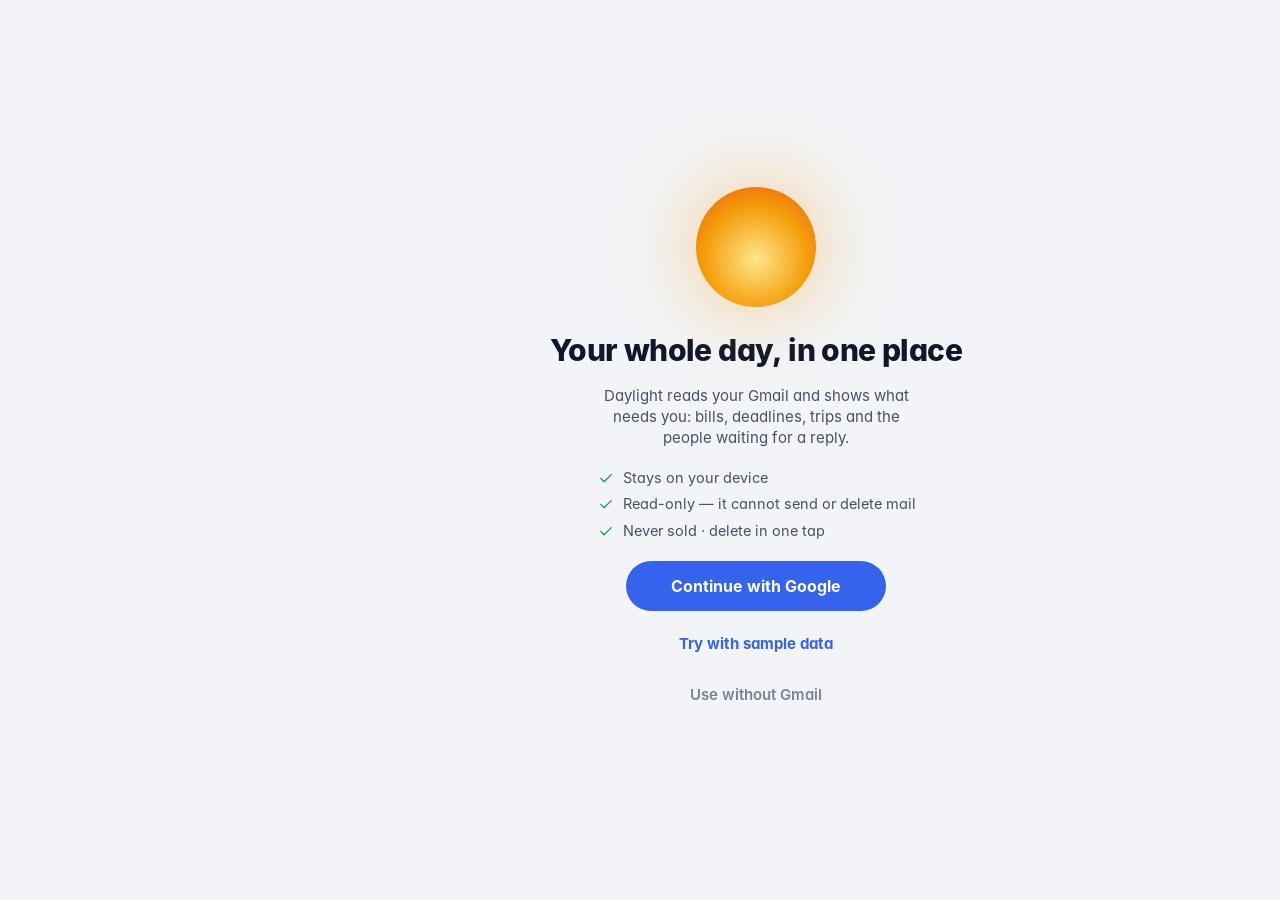
<file: index.html>
<!doctype html>
<html lang="en" class="v2boot">
<head>
<meta charset="utf-8">
<meta http-equiv="Content-Security-Policy" content="default-src 'self'; script-src 'self' 'sha256-LusR52CoQnS8HMJOcXFmev31E/twbdKhVPzw0eyNm0k='; style-src 'self' 'unsafe-inline'; font-src 'self'; img-src 'self' data: blob: https://*.googleusercontent.com; connect-src 'self' data: https://daylight-api.kratveer050.workers.dev https://gmail.googleapis.com https://www.googleapis.com https://tasks.googleapis.com https://people.googleapis.com https://graph.microsoft.com https://*.files.1drv.com https://*.1drv.com https://*.livefilestore.com https://*.sharepoint.com; media-src 'self' blob:; worker-src 'self'; manifest-src 'self'; object-src 'none'; base-uri 'self'; form-action 'self'"><meta name="viewport" content="width=device-width,initial-scale=1,viewport-fit=cover">
<meta name="theme-color" content="#F3F4F7"><meta name="apple-mobile-web-app-capable" content="yes">
<title>Daylight — your day, in one place</title>
<link rel="manifest" href="manifest.json"><link rel="icon" href="icon-192.png"><link rel="apple-touch-icon" href="icon-192.png">
<link rel="stylesheet" href="ui/v2.css?v=11">
<style>.boot-msg{position:fixed;inset:0;display:grid;place-items:center;padding:24px;text-align:center;font:500 16px/1.5 Inter,system-ui,sans-serif;color:#4B5563}.boot-msg a{color:#2563EB}.boot-msg[hidden]{display:none}</style>
</head>
<body>
<noscript><div class="boot-msg v2-keep">Daylight needs JavaScript turned on.</div></noscript>
<div class="boot-msg v2-keep" id="boot-fail" hidden>Daylight could not start. <a href="./">Reload</a></div>
<script>/* if the app has not mounted after 10 s, say so instead of showing a blank page */setTimeout(function(){if(!document.getElementById('v2')){var b=document.getElementById('boot-fail');if(b)b.hidden=false}},10000);</script>
<script src="scan-pipeline.js?v=4" defer></script><script src="gmail-sync.js?v=4" defer></script><script src="finance-intel.js?v=3" defer></script><script src="gmail-config.js?v=4" defer></script><script src="sync-scheduler.js?v=1" defer></script><script src="gmail-cache.js?v=4" defer></script><script src="gmail-rules.js?v=3" defer></script><script src="gmail-batch.js?v=1" defer></script><script src="ai-budget.js?v=1" defer></script><script src="sync-metrics.js?v=1" defer></script><script src="mail-dates.js?v=1" defer></script><script src="privacy/data-reset.js?v=8" defer></script><script src="graph/item-graph.js?v=7" defer></script><script src="classification/user-rules.js?v=2" defer></script><script src="classification/classifier.js?v=6" defer></script><script src="connectors/connector-registry.js?v=1" defer></script><script src="connectors/gmail-connector.js?v=9" defer></script><script src="actions/apply-action.js?v=3" defer></script><script src="privacy/processing-log.js?v=2" defer></script><script src="connectors/local-connector.js?v=6" defer></script><script src="ui/v2-model.js?v=6" defer></script><script src="ui/v2-sample.js?v=1" defer></script><script src="ui/v2-diagnostics.js?v=2" defer></script><script src="ui/codes.js?v=2" defer></script><script src="ui/code-reader.js?v=1" defer></script><script src="ui/v2-scan.js?v=3" defer></script><script src="ui/v2-app.js?v=20" defer></script><script src="gmail-pipeline.js?v=6" defer></script><script src="email-classify.js?v=3" defer></script><script src="daylight-ai.js?v=6" defer></script><script src="privacy/account-inventory.js?v=4" defer></script><script src="connections/connections-client.js?v=1" defer></script><script src="file-text.js?v=1" defer></script><script src="outlook-sync.js?v=2" defer></script><script src="onedrive-sync.js?v=2" defer></script><script src="app.js?v=128" defer></script>
</body>
</html>
</file>
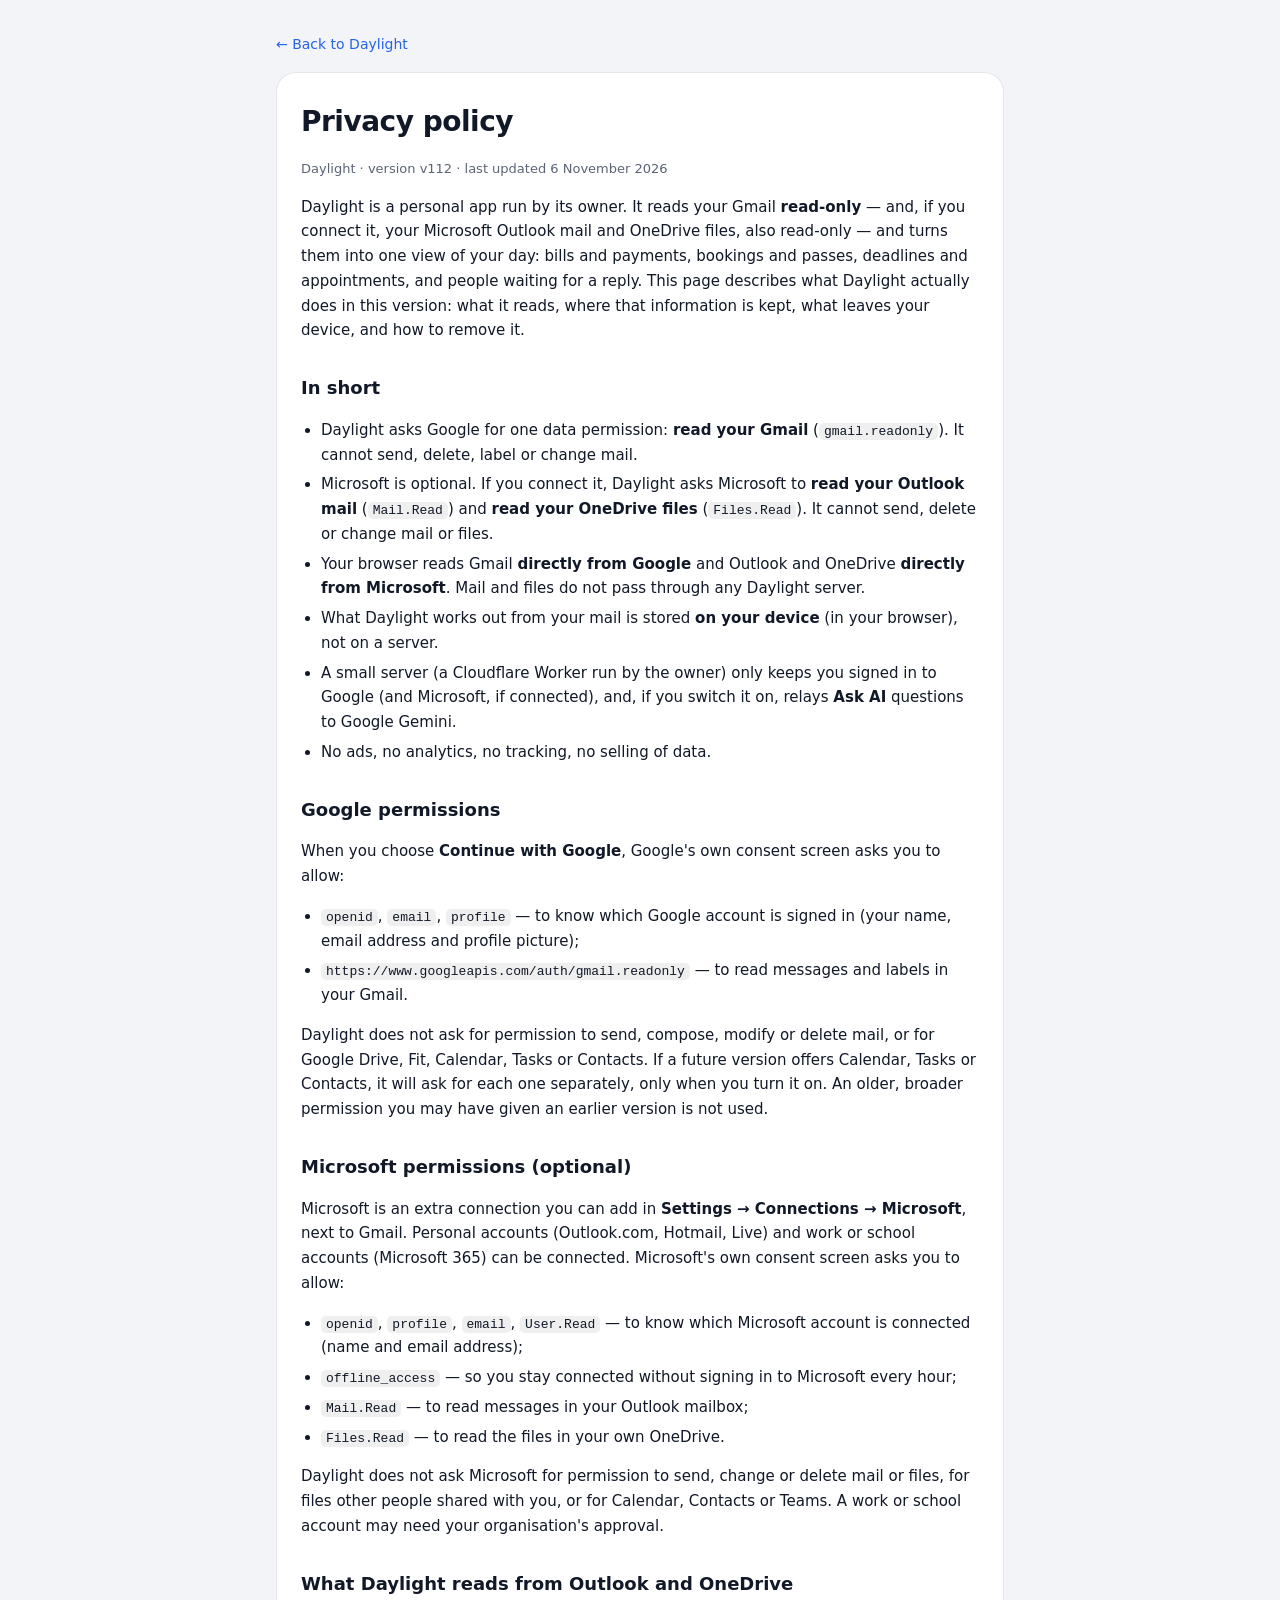
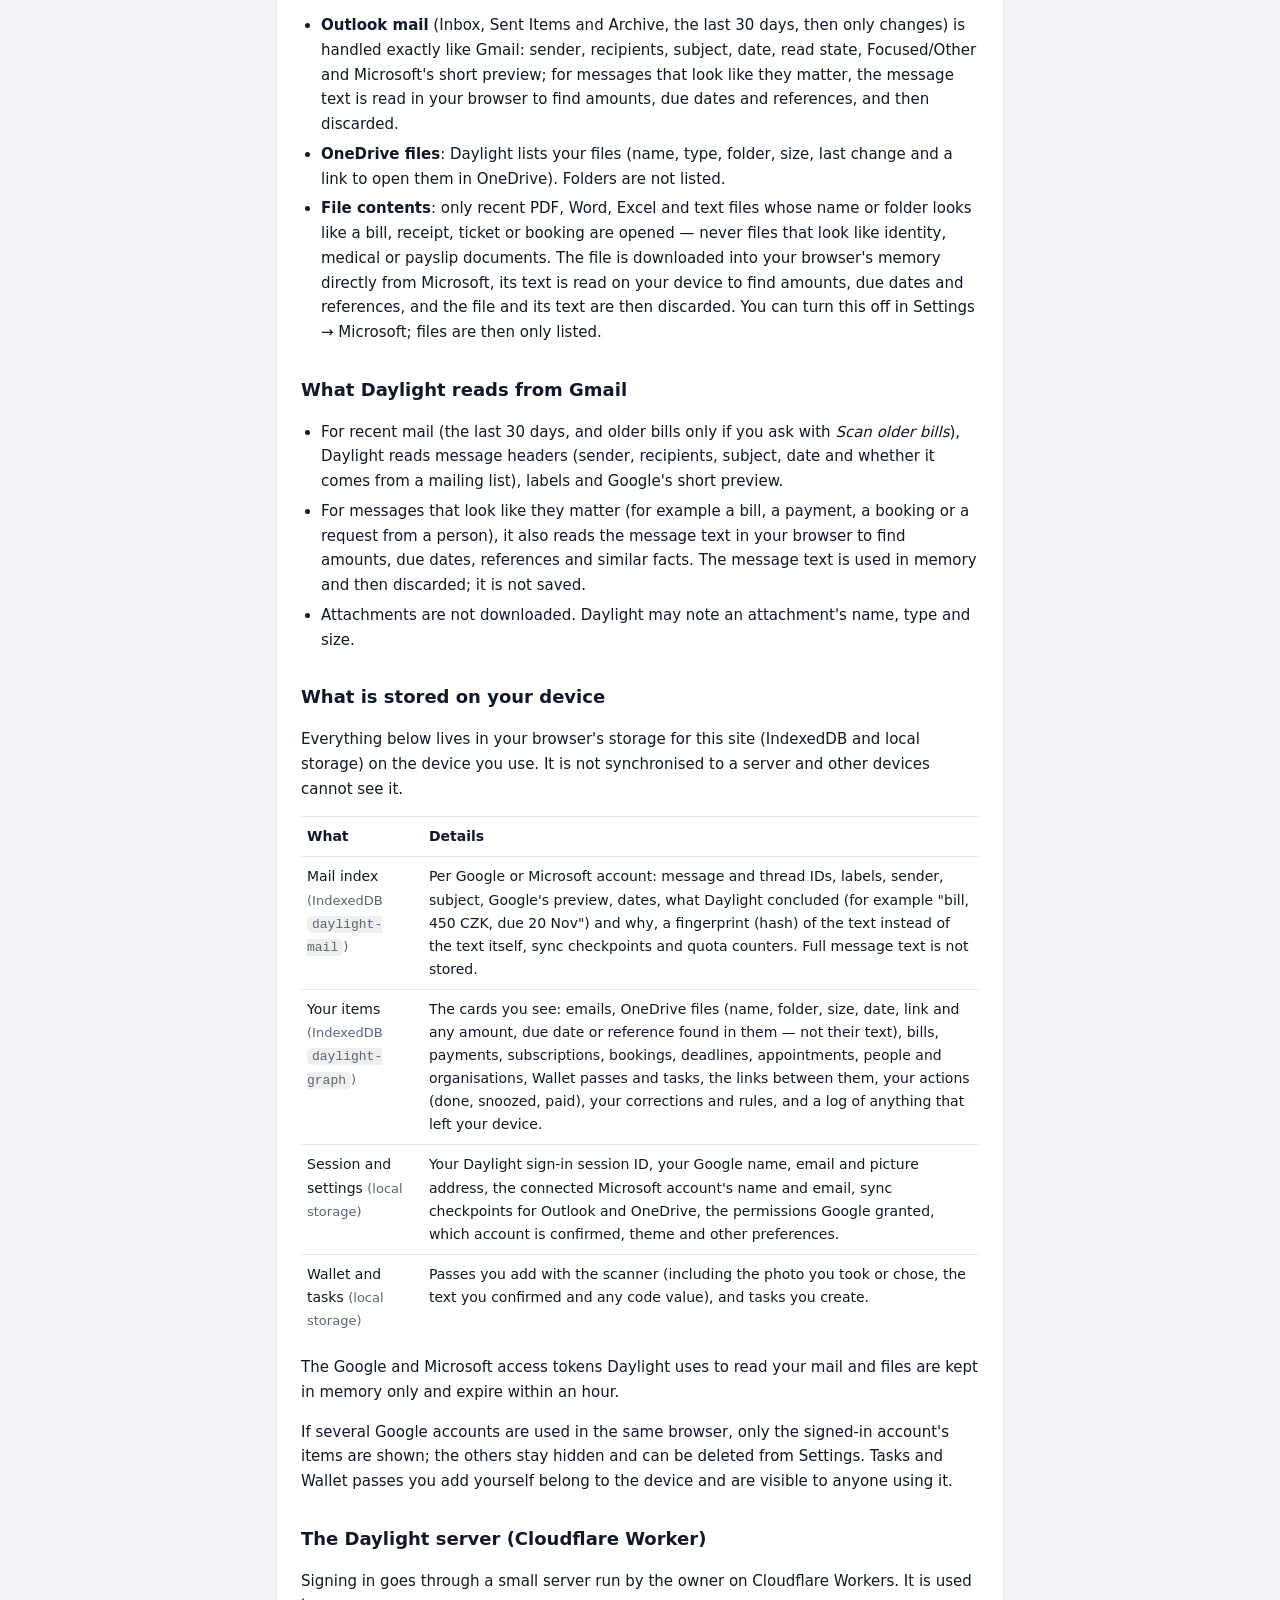
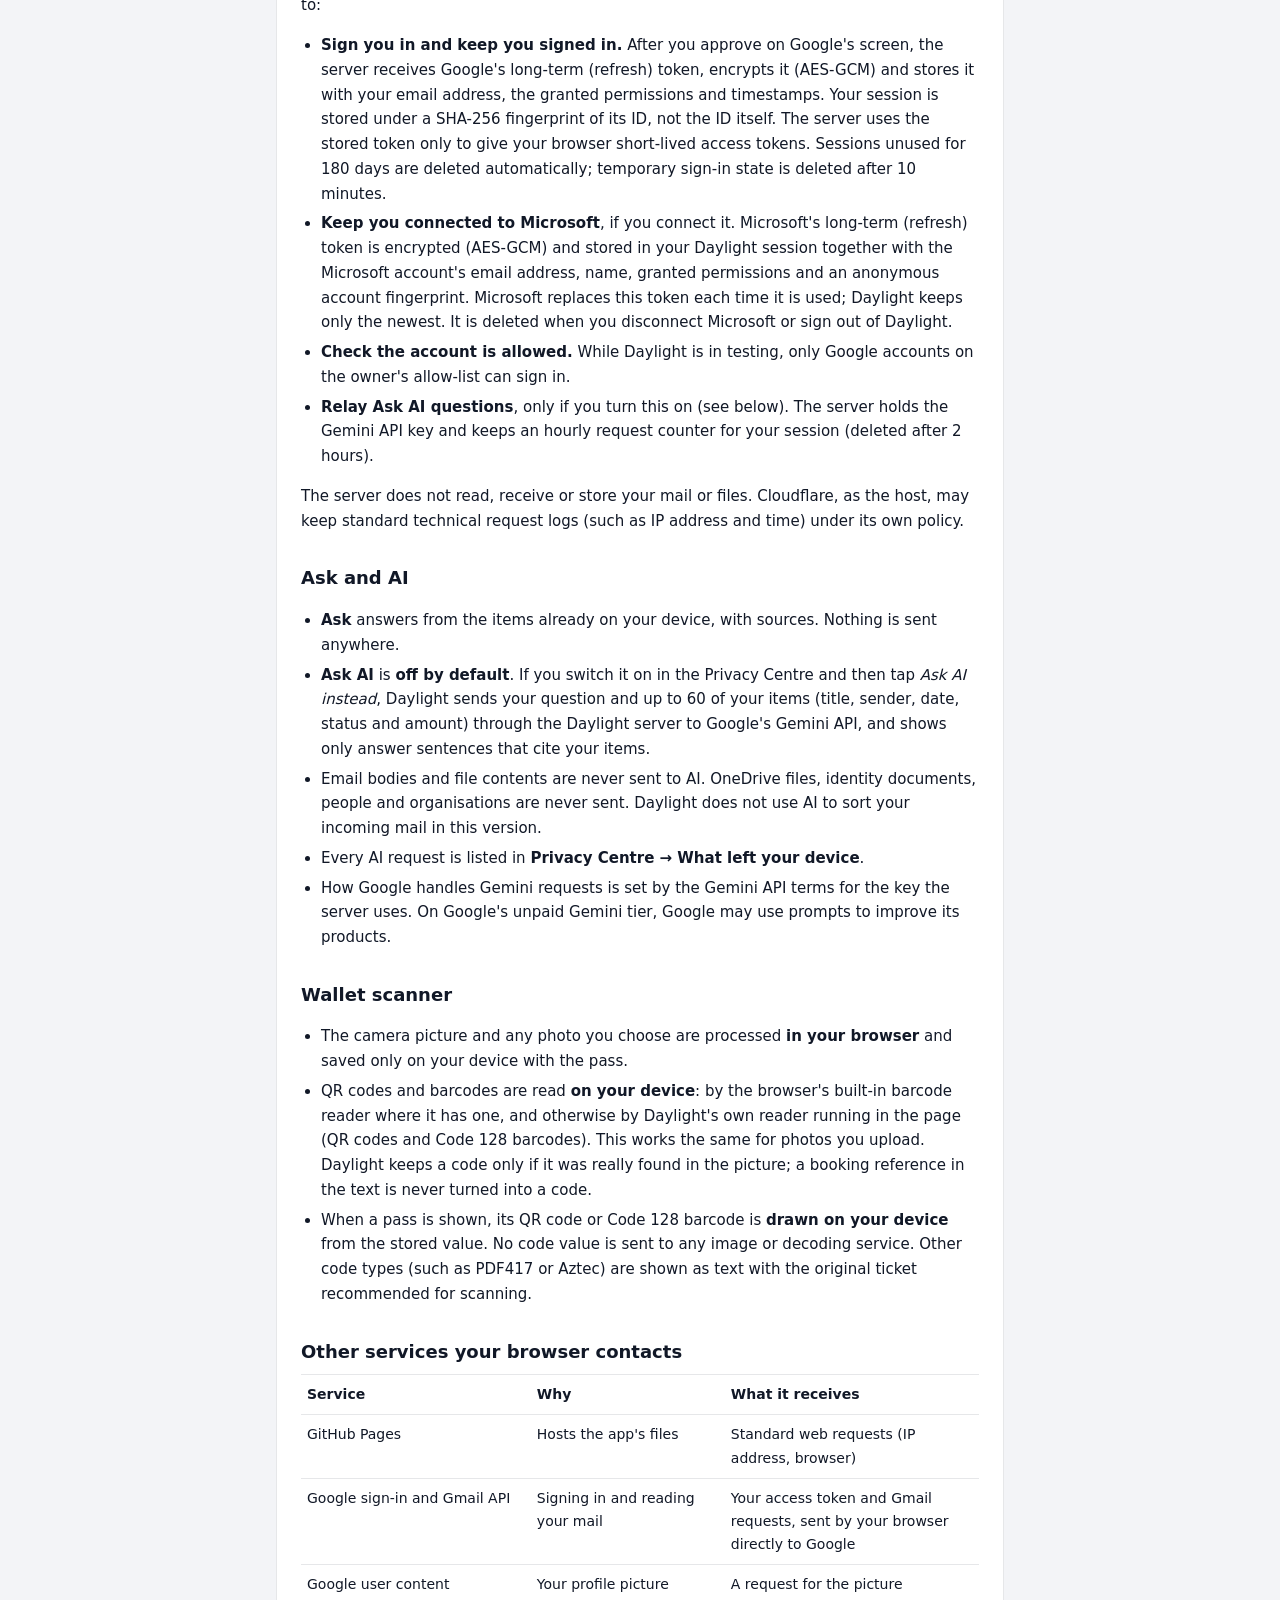
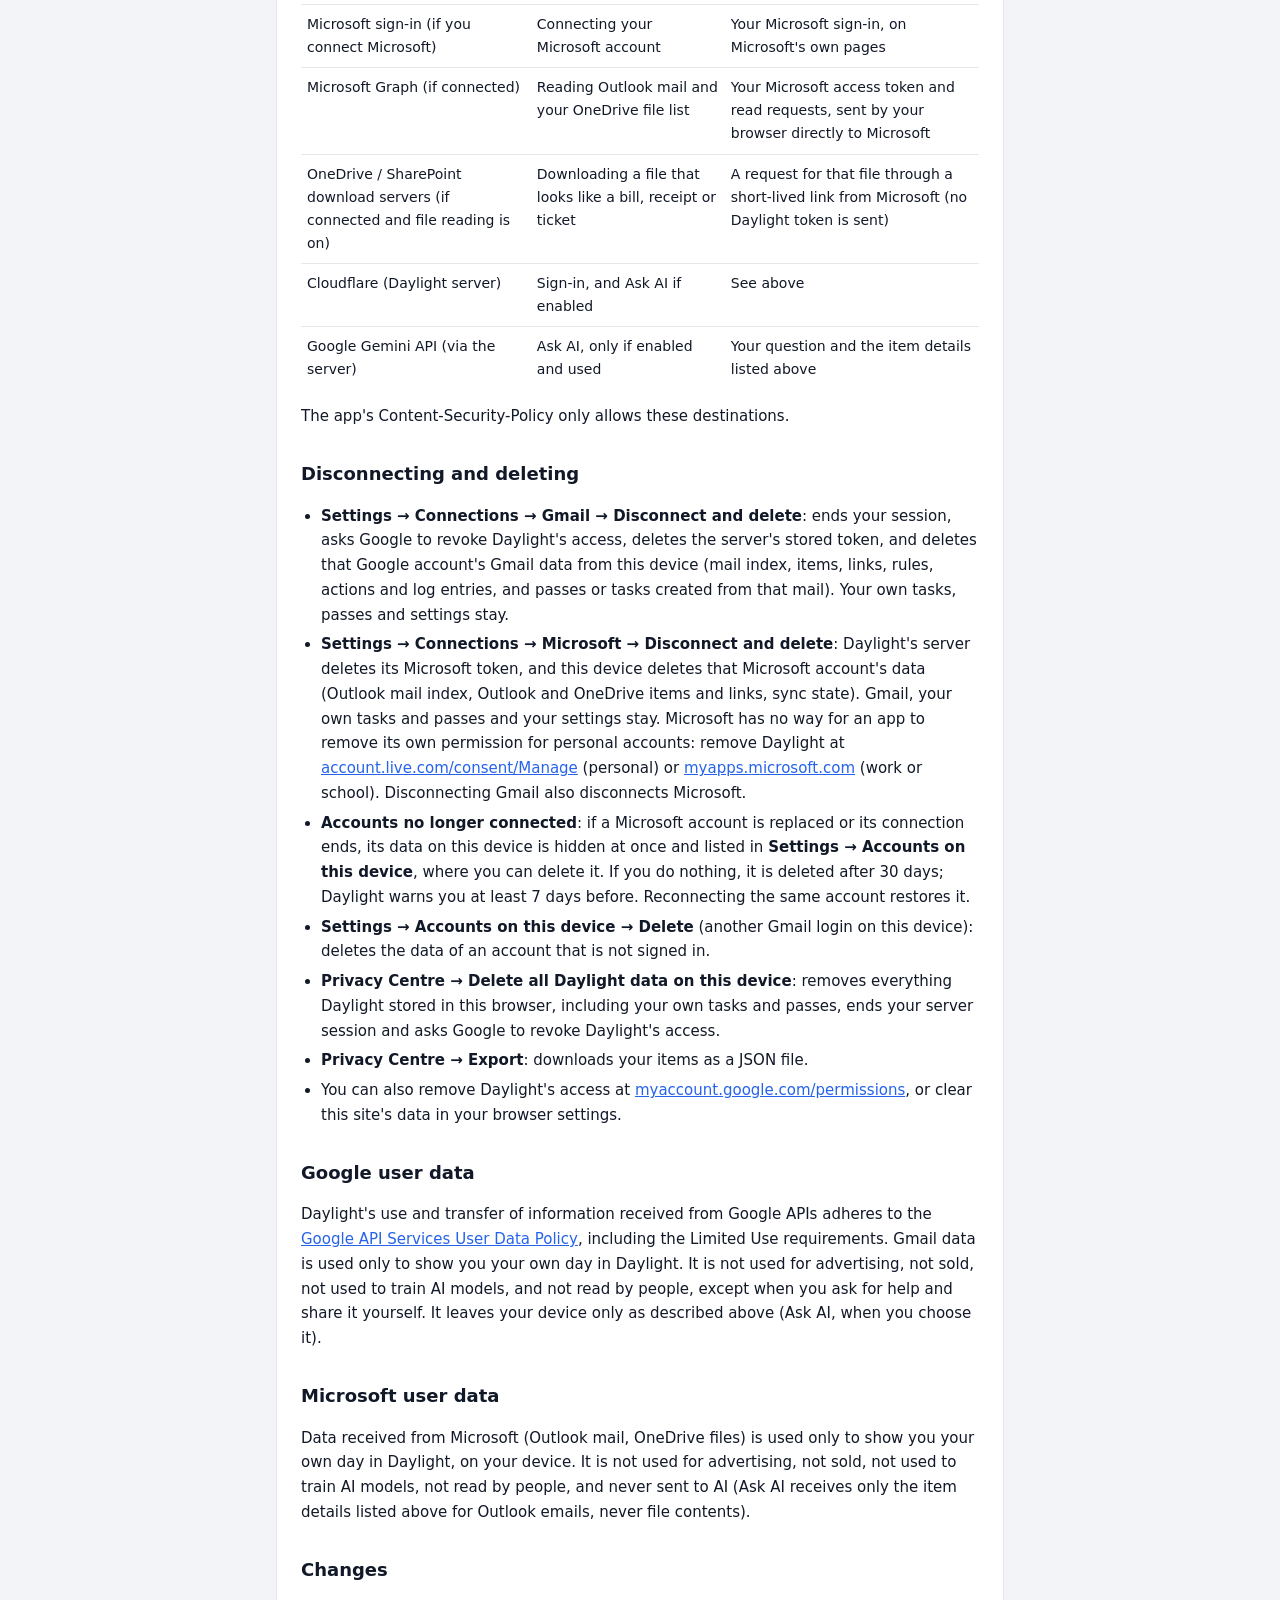
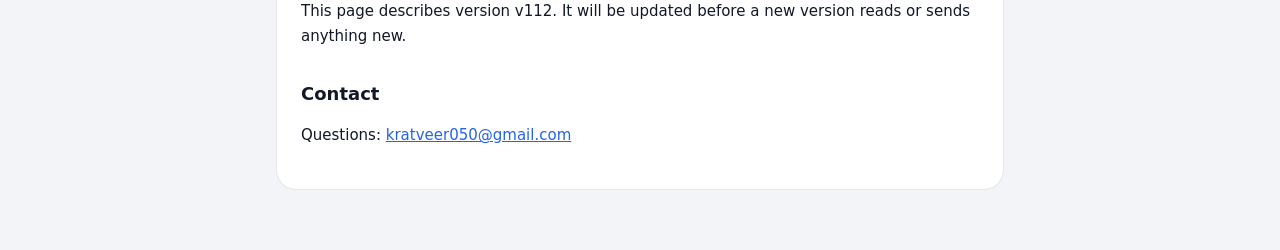
<file: privacy.html>
<!doctype html>
<html lang="en">
<head>
<meta charset="utf-8"><meta name="viewport" content="width=device-width,initial-scale=1">
<meta http-equiv="Content-Security-Policy" content="default-src 'none'; style-src 'unsafe-inline'; img-src 'self'; base-uri 'none'; form-action 'none'">
<title>Daylight — Privacy policy</title>
<link rel="icon" href="icon-192.png">
<style>
:root{--bg:#F3F4F7;--ink:#111827;--muted:#5B6474;--card:#fff;--line:rgba(15,23,42,.1);--accent:#2563EB}
@media (prefers-color-scheme:dark){:root{--bg:#0C0E12;--ink:#E8EDF6;--muted:#A4B0C2;--card:#161A21;--line:rgba(255,255,255,.1);--accent:#8FB0FF}}
*{box-sizing:border-box}body{margin:0;background:var(--bg);color:var(--ink);font:15px/1.65 system-ui,-apple-system,"Segoe UI",sans-serif}
main{max-width:760px;margin:0 auto;padding:32px 16px 60px}
.card{background:var(--card);border:1px solid var(--line);border-radius:20px;padding:26px 24px}
h1{font-size:28px;letter-spacing:-.5px;margin:0 0 4px}h2{font-size:18px;margin:30px 0 6px}
.muted{color:var(--muted);font-size:13px}a{color:var(--accent)}ul{padding-left:20px}li{margin:5px 0}
code{font-size:13px;background:rgba(127,127,127,.12);padding:1px 5px;border-radius:5px;word-break:break-word}
table{width:100%;border-collapse:collapse;font-size:14px;margin:8px 0}th,td{text-align:left;vertical-align:top;padding:8px 6px;border-top:1px solid var(--line)}th{font-weight:650}
.back{display:inline-block;margin-bottom:16px;font-size:14px;text-decoration:none}
</style>
</head>
<body>
<main>
<a class="back" href="./">← Back to Daylight</a>
<div class="card">
<h1>Privacy policy</h1>
<p class="muted">Daylight · version v112 · last updated 6 November 2026</p>

<p>Daylight is a personal app run by its owner. It reads your Gmail <b>read-only</b> — and, if you connect it, your Microsoft Outlook mail and OneDrive files, also read-only — and turns them into one view of your day: bills and payments, bookings and passes, deadlines and appointments, and people waiting for a reply. This page describes what Daylight actually does in this version: what it reads, where that information is kept, what leaves your device, and how to remove it.</p>

<h2>In short</h2>
<ul>
<li>Daylight asks Google for one data permission: <b>read your Gmail</b> (<code>gmail.readonly</code>). It cannot send, delete, label or change mail.</li>
<li>Microsoft is optional. If you connect it, Daylight asks Microsoft to <b>read your Outlook mail</b> (<code>Mail.Read</code>) and <b>read your OneDrive files</b> (<code>Files.Read</code>). It cannot send, delete or change mail or files.</li>
<li>Your browser reads Gmail <b>directly from Google</b> and Outlook and OneDrive <b>directly from Microsoft</b>. Mail and files do not pass through any Daylight server.</li>
<li>What Daylight works out from your mail is stored <b>on your device</b> (in your browser), not on a server.</li>
<li>A small server (a Cloudflare Worker run by the owner) only keeps you signed in to Google (and Microsoft, if connected), and, if you switch it on, relays <b>Ask AI</b> questions to Google Gemini.</li>
<li>No ads, no analytics, no tracking, no selling of data.</li>
</ul>

<h2>Google permissions</h2>
<p>When you choose <b>Continue with Google</b>, Google's own consent screen asks you to allow:</p>
<ul>
<li><code>openid</code>, <code>email</code>, <code>profile</code> — to know which Google account is signed in (your name, email address and profile picture);</li>
<li><code>https://www.googleapis.com/auth/gmail.readonly</code> — to read messages and labels in your Gmail.</li>
</ul>
<p>Daylight does not ask for permission to send, compose, modify or delete mail, or for Google Drive, Fit, Calendar, Tasks or Contacts. If a future version offers Calendar, Tasks or Contacts, it will ask for each one separately, only when you turn it on. An older, broader permission you may have given an earlier version is not used.</p>

<h2>Microsoft permissions (optional)</h2>
<p>Microsoft is an extra connection you can add in <b>Settings → Connections → Microsoft</b>, next to Gmail. Personal accounts (Outlook.com, Hotmail, Live) and work or school accounts (Microsoft 365) can be connected. Microsoft's own consent screen asks you to allow:</p>
<ul>
<li><code>openid</code>, <code>profile</code>, <code>email</code>, <code>User.Read</code> — to know which Microsoft account is connected (name and email address);</li>
<li><code>offline_access</code> — so you stay connected without signing in to Microsoft every hour;</li>
<li><code>Mail.Read</code> — to read messages in your Outlook mailbox;</li>
<li><code>Files.Read</code> — to read the files in your own OneDrive.</li>
</ul>
<p>Daylight does not ask Microsoft for permission to send, change or delete mail or files, for files other people shared with you, or for Calendar, Contacts or Teams. A work or school account may need your organisation's approval.</p>

<h2>What Daylight reads from Outlook and OneDrive</h2>
<ul>
<li><b>Outlook mail</b> (Inbox, Sent Items and Archive, the last 30 days, then only changes) is handled exactly like Gmail: sender, recipients, subject, date, read state, Focused/Other and Microsoft's short preview; for messages that look like they matter, the message text is read in your browser to find amounts, due dates and references, and then discarded.</li>
<li><b>OneDrive files</b>: Daylight lists your files (name, type, folder, size, last change and a link to open them in OneDrive). Folders are not listed.</li>
<li><b>File contents</b>: only recent PDF, Word, Excel and text files whose name or folder looks like a bill, receipt, ticket or booking are opened — never files that look like identity, medical or payslip documents. The file is downloaded into your browser's memory directly from Microsoft, its text is read on your device to find amounts, due dates and references, and the file and its text are then discarded. You can turn this off in Settings → Microsoft; files are then only listed.</li>
</ul>

<h2>What Daylight reads from Gmail</h2>
<ul>
<li>For recent mail (the last 30 days, and older bills only if you ask with <i>Scan older bills</i>), Daylight reads message headers (sender, recipients, subject, date and whether it comes from a mailing list), labels and Google's short preview.</li>
<li>For messages that look like they matter (for example a bill, a payment, a booking or a request from a person), it also reads the message text in your browser to find amounts, due dates, references and similar facts. The message text is used in memory and then discarded; it is not saved.</li>
<li>Attachments are not downloaded. Daylight may note an attachment's name, type and size.</li>
</ul>

<h2>What is stored on your device</h2>
<p>Everything below lives in your browser's storage for this site (IndexedDB and local storage) on the device you use. It is not synchronised to a server and other devices cannot see it.</p>
<table>
<tr><th>What</th><th>Details</th></tr>
<tr><td>Mail index <span class="muted">(IndexedDB <code>daylight-mail</code>)</span></td><td>Per Google or Microsoft account: message and thread IDs, labels, sender, subject, Google's preview, dates, what Daylight concluded (for example "bill, 450 CZK, due 20 Nov") and why, a fingerprint (hash) of the text instead of the text itself, sync checkpoints and quota counters. Full message text is not stored.</td></tr>
<tr><td>Your items <span class="muted">(IndexedDB <code>daylight-graph</code>)</span></td><td>The cards you see: emails, OneDrive files (name, folder, size, date, link and any amount, due date or reference found in them — not their text), bills, payments, subscriptions, bookings, deadlines, appointments, people and organisations, Wallet passes and tasks, the links between them, your actions (done, snoozed, paid), your corrections and rules, and a log of anything that left your device.</td></tr>
<tr><td>Session and settings <span class="muted">(local storage)</span></td><td>Your Daylight sign-in session ID, your Google name, email and picture address, the connected Microsoft account's name and email, sync checkpoints for Outlook and OneDrive, the permissions Google granted, which account is confirmed, theme and other preferences.</td></tr>
<tr><td>Wallet and tasks <span class="muted">(local storage)</span></td><td>Passes you add with the scanner (including the photo you took or chose, the text you confirmed and any code value), and tasks you create.</td></tr>
</table>
<p>The Google and Microsoft access tokens Daylight uses to read your mail and files are kept in memory only and expire within an hour.</p>
<p>If several Google accounts are used in the same browser, only the signed-in account's items are shown; the others stay hidden and can be deleted from Settings. Tasks and Wallet passes you add yourself belong to the device and are visible to anyone using it.</p>

<h2>The Daylight server (Cloudflare Worker)</h2>
<p>Signing in goes through a small server run by the owner on Cloudflare Workers. It is used to:</p>
<ul>
<li><b>Sign you in and keep you signed in.</b> After you approve on Google's screen, the server receives Google's long-term (refresh) token, encrypts it (AES-GCM) and stores it with your email address, the granted permissions and timestamps. Your session is stored under a SHA-256 fingerprint of its ID, not the ID itself. The server uses the stored token only to give your browser short-lived access tokens. Sessions unused for 180 days are deleted automatically; temporary sign-in state is deleted after 10 minutes.</li>
<li><b>Keep you connected to Microsoft</b>, if you connect it. Microsoft's long-term (refresh) token is encrypted (AES-GCM) and stored in your Daylight session together with the Microsoft account's email address, name, granted permissions and an anonymous account fingerprint. Microsoft replaces this token each time it is used; Daylight keeps only the newest. It is deleted when you disconnect Microsoft or sign out of Daylight.</li>
<li><b>Check the account is allowed.</b> While Daylight is in testing, only Google accounts on the owner's allow-list can sign in.</li>
<li><b>Relay Ask AI questions</b>, only if you turn this on (see below). The server holds the Gemini API key and keeps an hourly request counter for your session (deleted after 2 hours).</li>
</ul>
<p>The server does not read, receive or store your mail or files. Cloudflare, as the host, may keep standard technical request logs (such as IP address and time) under its own policy.</p>

<h2>Ask and AI</h2>
<ul>
<li><b>Ask</b> answers from the items already on your device, with sources. Nothing is sent anywhere.</li>
<li><b>Ask AI</b> is <b>off by default</b>. If you switch it on in the Privacy Centre and then tap <i>Ask AI instead</i>, Daylight sends your question and up to 60 of your items (title, sender, date, status and amount) through the Daylight server to Google's Gemini API, and shows only answer sentences that cite your items.</li>
<li>Email bodies and file contents are never sent to AI. OneDrive files, identity documents, people and organisations are never sent. Daylight does not use AI to sort your incoming mail in this version.</li>
<li>Every AI request is listed in <b>Privacy Centre → What left your device</b>.</li>
<li>How Google handles Gemini requests is set by the Gemini API terms for the key the server uses. On Google's unpaid Gemini tier, Google may use prompts to improve its products.</li>
</ul>

<h2>Wallet scanner</h2>
<ul>
<li>The camera picture and any photo you choose are processed <b>in your browser</b> and saved only on your device with the pass.</li>
<li>QR codes and barcodes are read <b>on your device</b>: by the browser's built-in barcode reader where it has one, and otherwise by Daylight's own reader running in the page (QR codes and Code 128 barcodes). This works the same for photos you upload. Daylight keeps a code only if it was really found in the picture; a booking reference in the text is never turned into a code.</li>
<li>When a pass is shown, its QR code or Code 128 barcode is <b>drawn on your device</b> from the stored value. No code value is sent to any image or decoding service. Other code types (such as PDF417 or Aztec) are shown as text with the original ticket recommended for scanning.</li>
</ul>

<h2>Other services your browser contacts</h2>
<table>
<tr><th>Service</th><th>Why</th><th>What it receives</th></tr>
<tr><td>GitHub Pages</td><td>Hosts the app's files</td><td>Standard web requests (IP address, browser)</td></tr>
<tr><td>Google sign-in and Gmail API</td><td>Signing in and reading your mail</td><td>Your access token and Gmail requests, sent by your browser directly to Google</td></tr>
<tr><td>Google user content</td><td>Your profile picture</td><td>A request for the picture</td></tr>
<tr><td>Microsoft sign-in (if you connect Microsoft)</td><td>Connecting your Microsoft account</td><td>Your Microsoft sign-in, on Microsoft's own pages</td></tr>
<tr><td>Microsoft Graph (if connected)</td><td>Reading Outlook mail and your OneDrive file list</td><td>Your Microsoft access token and read requests, sent by your browser directly to Microsoft</td></tr>
<tr><td>OneDrive / SharePoint download servers (if connected and file reading is on)</td><td>Downloading a file that looks like a bill, receipt or ticket</td><td>A request for that file through a short-lived link from Microsoft (no Daylight token is sent)</td></tr>
<tr><td>Cloudflare (Daylight server)</td><td>Sign-in, and Ask AI if enabled</td><td>See above</td></tr>
<tr><td>Google Gemini API (via the server)</td><td>Ask AI, only if enabled and used</td><td>Your question and the item details listed above</td></tr>
</table>
<p>The app's Content-Security-Policy only allows these destinations.</p>

<h2>Disconnecting and deleting</h2>
<ul>
<li><b>Settings → Connections → Gmail → Disconnect and delete</b>: ends your session, asks Google to revoke Daylight's access, deletes the server's stored token, and deletes that Google account's Gmail data from this device (mail index, items, links, rules, actions and log entries, and passes or tasks created from that mail). Your own tasks, passes and settings stay.</li>
<li><b>Settings → Connections → Microsoft → Disconnect and delete</b>: Daylight's server deletes its Microsoft token, and this device deletes that Microsoft account's data (Outlook mail index, Outlook and OneDrive items and links, sync state). Gmail, your own tasks and passes and your settings stay. Microsoft has no way for an app to remove its own permission for personal accounts: remove Daylight at <a href="https://account.live.com/consent/Manage">account.live.com/consent/Manage</a> (personal) or <a href="https://myapps.microsoft.com">myapps.microsoft.com</a> (work or school). Disconnecting Gmail also disconnects Microsoft.</li>
<li><b>Accounts no longer connected</b>: if a Microsoft account is replaced or its connection ends, its data on this device is hidden at once and listed in <b>Settings → Accounts on this device</b>, where you can delete it. If you do nothing, it is deleted after 30 days; Daylight warns you at least 7 days before. Reconnecting the same account restores it.</li>
<li><b>Settings → Accounts on this device → Delete</b> (another Gmail login on this device): deletes the data of an account that is not signed in.</li>
<li><b>Privacy Centre → Delete all Daylight data on this device</b>: removes everything Daylight stored in this browser, including your own tasks and passes, ends your server session and asks Google to revoke Daylight's access.</li>
<li><b>Privacy Centre → Export</b>: downloads your items as a JSON file.</li>
<li>You can also remove Daylight's access at <a href="https://myaccount.google.com/permissions">myaccount.google.com/permissions</a>, or clear this site's data in your browser settings.</li>
</ul>

<h2>Google user data</h2>
<p>Daylight's use and transfer of information received from Google APIs adheres to the <a href="https://developers.google.com/terms/api-services-user-data-policy">Google API Services User Data Policy</a>, including the Limited Use requirements. Gmail data is used only to show you your own day in Daylight. It is not used for advertising, not sold, not used to train AI models, and not read by people, except when you ask for help and share it yourself. It leaves your device only as described above (Ask AI, when you choose it).</p>

<h2>Microsoft user data</h2>
<p>Data received from Microsoft (Outlook mail, OneDrive files) is used only to show you your own day in Daylight, on your device. It is not used for advertising, not sold, not used to train AI models, not read by people, and never sent to AI (Ask AI receives only the item details listed above for Outlook emails, never file contents).</p>

<h2>Changes</h2>
<p>This page describes version v112. It will be updated before a new version reads or sends anything new.</p>

<h2>Contact</h2>
<p>Questions: <a href="mailto:kratveer050@gmail.com">kratveer050@gmail.com</a></p>
</div>
</main>
</body>
</html>
</file>
<file: ui/v2.css>
/* Inter, served from this site (ui/fonts, SIL OFL 1.1): no request to a font service */
@font-face{font-family:'Inter';font-style:normal;font-weight:400;font-display:swap;src:url(fonts/inter-400.woff) format('woff')}
@font-face{font-family:'Inter';font-style:normal;font-weight:500;font-display:swap;src:url(fonts/inter-500.woff) format('woff')}
@font-face{font-family:'Inter';font-style:normal;font-weight:600;font-display:swap;src:url(fonts/inter-600.woff) format('woff')}
@font-face{font-family:'Inter';font-style:normal;font-weight:700;font-display:swap;src:url(fonts/inter-700.woff) format('woff')}
@font-face{font-family:'Inter';font-style:normal;font-weight:800;font-display:swap;src:url(fonts/inter-800.woff) format('woff')}
/* Daylight — five-tab app (Today · Inbox · Plan · Money · Wallet). Everything is scoped under #v2. */
body.v2ui,html.v2boot body{overflow:hidden;background:#F3F4F7}
html.v2boot body.dark,body.v2ui.dark{background:#0C0E12}
body.v2ui>*:not(#v2):not(script){display:none!important}
#v2{
  --v-bg:#F3F4F7;--v-surface:#FFFFFF;--v-surface-2:#F7F8FA;--v-line:rgba(15,23,42,.08);--v-line-2:rgba(15,23,42,.14);
  --v-ink:#0F172A;--v-ink-2:#475069;--v-ink-3:#7A8299;--v-accent:#3563EB;--v-accent-ink:#fff;--v-accent-soft:#E8EEFD;
  --v-good:#16A34A;--v-good-soft:#DCFCE7;--v-warn:#D97706;--v-warn-soft:#FEF3C7;--v-bad:#DC2626;--v-bad-soft:#FEE2E2;
  --k-bill:#D97706;--k-deadline:#DC2626;--k-appointment:#7C3AED;--k-booking:#0D9488;--k-ticket:#0D9488;--k-task:#2563EB;--k-delivery:#EA580C;
  --k-email:#64748B;--k-subscription:#DB2777;--k-document:#475569;--k-transaction:#059669;--k-event:#9333EA;
  --v-radius:18px;--v-radius-s:12px;--v-shadow:0 1px 2px rgba(15,23,42,.05),0 4px 16px rgba(15,23,42,.05);--v-shadow-lift:0 12px 40px rgba(15,23,42,.18);
  --v-spring:cubic-bezier(.2,.9,.25,1.08);--v-ease:cubic-bezier(.22,1,.36,1);--v-fast:200ms;--v-med:280ms;
  --v-font:'Inter',system-ui,-apple-system,'Segoe UI',Roboto,sans-serif;
  --v-tabh:84px;--v-safe-b:env(safe-area-inset-bottom,0px);--v-safe-t:env(safe-area-inset-top,0px);
  position:fixed;inset:0;display:flex;flex-direction:column;background:var(--v-bg);color:var(--v-ink);font-family:var(--v-font);font-size:15px;line-height:1.4;
  -webkit-font-smoothing:antialiased;font-feature-settings:'cv11','ss01','tnum' 0;z-index:5;
}
body.dark #v2{
  --v-bg:#0C0E12;--v-surface:#161920;--v-surface-2:#1C2028;--v-line:rgba(255,255,255,.07);--v-line-2:rgba(255,255,255,.13);
  --v-ink:#ECEFF5;--v-ink-2:#B3BACB;--v-ink-3:#8790A6;--v-accent:#6E93FF;--v-accent-ink:#0C0E12;--v-accent-soft:rgba(110,147,255,.16);
  --v-good:#4ADE80;--v-good-soft:rgba(74,222,128,.14);--v-warn:#FBBF24;--v-warn-soft:rgba(251,191,36,.14);--v-bad:#F87171;--v-bad-soft:rgba(248,113,113,.14);
  --k-bill:#FBBF24;--k-deadline:#F87171;--k-appointment:#A78BFA;--k-booking:#2DD4BF;--k-ticket:#2DD4BF;--k-task:#7AA2FF;--k-delivery:#FB923C;
  --k-email:#94A3B8;--k-subscription:#F472B6;--k-document:#94A3B8;--k-transaction:#34D399;--k-event:#C084FC;
  --v-shadow:0 1px 2px rgba(0,0,0,.4);--v-shadow-lift:0 16px 48px rgba(0,0,0,.55);
}
#v2 *,#v2 *::before,#v2 *::after{box-sizing:border-box}
:where(#v2 button){font:inherit;color:inherit;background:none;border:0;padding:0;cursor:pointer;-webkit-tap-highlight-color:transparent}
:where(#v2 input,#v2 select,#v2 textarea){font:inherit;color:inherit}
#v2 :focus-visible{outline:2px solid var(--v-accent);outline-offset:2px;border-radius:10px}
#v2 [hidden]{display:none!important}
#v2 svg{flex:none}

/* ---------- frame ---------- */
.v-top{display:flex;align-items:center;gap:10px;padding:calc(10px + var(--v-safe-t)) 16px 8px;background:var(--v-bg);position:relative;z-index:3}
.v-avatar{width:36px;height:36px;border-radius:50%;background:var(--v-accent-soft);color:var(--v-accent);display:grid;place-items:center;font-weight:700;font-size:14px;overflow:hidden;flex:none}
.v-avatar img{width:100%;height:100%;object-fit:cover}
.v-askbar{flex:1;display:flex;align-items:center;gap:8px;height:40px;padding:0 14px;border-radius:999px;background:var(--v-surface);box-shadow:var(--v-shadow);color:var(--v-ink-3);font-size:15px;text-align:left;min-width:0}
.v-askbar span{overflow:hidden;white-space:nowrap;text-overflow:ellipsis}
.v-askbar svg{color:var(--v-accent)}
.v-ring{width:36px;height:36px;display:grid;place-items:center;border-radius:50%;position:relative;flex:none}
.v-ring svg{transform:rotate(-90deg)}
.v-ring .trk{stroke:var(--v-line-2)}.v-ring .arc{stroke:var(--v-good);transition:stroke-dashoffset .6s var(--v-ease)}
.v-ring.busy .arc{stroke:var(--v-accent);animation:v-spin 1.1s linear infinite;transform-origin:50% 50%}
.v-ring.err .arc{stroke:var(--v-warn)}
.v-ring .dot{position:absolute;width:8px;height:8px;border-radius:50%;background:var(--v-good)}
.v-ring.err .dot{background:var(--v-warn)}.v-ring.off .dot{background:var(--v-ink-3)}.v-ring.busy .dot{background:var(--v-accent)}
@keyframes v-spin{to{transform:rotate(360deg)}}
.v-sample{display:flex;align-items:center;gap:8px;margin:0 16px 6px;padding:8px 12px;border-radius:12px;background:var(--v-warn-soft);color:var(--v-ink);font-size:13px;font-weight:550}
.v-sample button{margin-left:auto;font-weight:650;color:var(--v-accent)}
.v-shell{flex:1;display:flex;flex-direction:column;min-height:0;min-width:0}
.v-body{flex:1;display:flex;min-height:0;position:relative}
.v-stage{flex:1;position:relative;min-width:0}
.v-screen{position:absolute;inset:0;overflow-y:auto;overflow-x:hidden;padding:4px 16px calc(var(--v-tabh) + 96px + var(--v-safe-b));scrollbar-width:none;overscroll-behavior:contain}
.v-screen::-webkit-scrollbar{display:none}
.v-screen.enter{animation:v-enter var(--v-med) var(--v-ease)}
@keyframes v-enter{from{opacity:.4;transform:translate3d(0,8px,0)}to{opacity:1;transform:none}}
.v-col{max-width:720px;margin:0 auto}

/* Pill-shaped floating bottom navigation (phones and tablets). On wide screens it becomes the sidebar (see min-width:1024px). */
.v-tabs{position:fixed;left:16px;right:16px;bottom:calc(14px + var(--v-safe-b));z-index:4;display:grid;grid-template-columns:repeat(5,minmax(0,1fr));align-items:stretch;gap:2px;padding:6px 8px;border-radius:999px;
  background:color-mix(in srgb,var(--v-surface) 82%,transparent);backdrop-filter:saturate(180%) blur(28px);-webkit-backdrop-filter:saturate(180%) blur(28px);
  border:1px solid color-mix(in srgb,#fff 70%,transparent);
  box-shadow:0 1px 0 rgba(255,255,255,.8) inset,0 10px 30px rgba(23,32,51,.12),0 4px 12px rgba(23,32,51,.08);
  transition:transform var(--v-med) var(--v-ease),opacity var(--v-fast)}
body.dark #v2 .v-tabs{border-color:rgba(255,255,255,.1);box-shadow:0 1px 0 rgba(255,255,255,.06) inset,0 14px 36px rgba(0,0,0,.5),0 4px 12px rgba(0,0,0,.35)}
.v-tab-thumb{position:absolute;left:0;top:0;z-index:0;width:0;height:0;border-radius:22px;background:var(--v-accent-soft);pointer-events:none;
  transition:transform var(--v-med) var(--v-ease),width var(--v-med) var(--v-ease),height var(--v-med) var(--v-ease)}
.v-tab{position:relative;z-index:1;min-width:0;min-height:56px;display:flex;flex-direction:column;align-items:center;justify-content:center;gap:3px;padding:6px 4px 7px;border-radius:22px;color:var(--v-ink-3);font-size:11.5px;font-weight:650;transition:color var(--v-fast),transform var(--v-fast)}
.v-tab>span:last-child{max-width:100%;overflow:hidden;text-overflow:ellipsis;white-space:nowrap}
.v-tab .ico{position:relative;display:grid;place-items:center;width:28px;height:26px;transition:transform var(--v-fast) var(--v-spring)}
.v-tab.on{color:var(--v-accent)}.v-tab.on .ico{transform:scale(1.08)}
.v-tab:active{transform:scale(.97)}
.v-badge{position:absolute;top:-1px;right:-1px;width:8px;height:8px;padding:0;border-radius:50%;background:var(--v-bad);border:2px solid var(--v-surface);box-sizing:content-box;font-size:0;line-height:0;pointer-events:none}
.v-badge.pop{animation:v-pop .35s var(--v-spring)}
@keyframes v-pop{0%{transform:scale(1)}40%{transform:scale(1.35)}100%{transform:scale(1)}}
.v-brand{display:none}
.v-orb{position:fixed;right:18px;bottom:calc(var(--v-tabh) + 18px + var(--v-safe-b));z-index:4;width:54px;height:54px;border-radius:50%;background:var(--v-accent);color:var(--v-accent-ink);display:grid;place-items:center;box-shadow:0 8px 24px color-mix(in srgb,var(--v-accent) 45%,transparent);transition:transform var(--v-fast) var(--v-spring)}
.v-orb:active{transform:scale(.92)}

/* ---------- type ---------- */
.v-h1{font-size:28px;line-height:1.15;font-weight:760;letter-spacing:-.02em;margin:10px 0 4px}
.v-h2{display:flex;align-items:center;gap:8px;font-size:13px;font-weight:700;letter-spacing:.02em;text-transform:uppercase;color:var(--v-ink-3);margin:26px 2px 10px}
.v-h2 .n{font-variant-numeric:tabular-nums;color:var(--v-ink-3);font-weight:600}
.v-h2 .act{margin-left:auto;text-transform:none;letter-spacing:0;color:var(--v-accent);font-weight:650;font-size:13.5px}
.v-sub{color:var(--v-ink-2);font-size:14.5px}
.v-muted{color:var(--v-ink-3)}
.v-num{font-variant-numeric:tabular-nums}

/* ---------- brief ---------- */
.v-datehead{display:flex;align-items:center;gap:6px;margin-top:6px}
.v-datehead .v-h1{flex:1;margin:6px 0 2px}
.v-iconbtn{width:36px;height:36px;border-radius:50%;display:grid;place-items:center;color:var(--v-ink-2);background:var(--v-surface);box-shadow:var(--v-shadow)}
.v-iconbtn:active{transform:scale(.94)}
.v-brief{font-size:16.5px;line-height:1.5;color:var(--v-ink-2);margin:2px 0 4px}
.v-brief .v-bl{display:inline;color:var(--v-ink);font-weight:560;cursor:pointer;padding:0 1px;border-radius:6px;text-decoration:underline;text-decoration-color:color-mix(in srgb,var(--v-accent) 30%,transparent);text-decoration-thickness:1.5px;text-underline-offset:4px;-webkit-box-decoration-break:clone;box-decoration-break:clone;transition:background var(--v-fast)}
.v-brief .v-bl b{font-weight:740;color:var(--v-accent);font-variant-numeric:tabular-nums}
.v-brief .v-bl:hover,.v-brief .v-bl:focus-visible{background:var(--v-accent-soft);outline:none}
.v-h2 .n.pill{display:inline-grid;place-items:center;min-width:24px;height:20px;padding:0 7px;border-radius:999px;font-size:11.5px;font-weight:760;letter-spacing:0;line-height:1;color:var(--v-accent);background:var(--v-accent-soft);box-shadow:inset 0 0 0 1px color-mix(in srgb,var(--v-accent) 24%,transparent)}
/* money cards (bill, subscription, transaction) */
.v-mcard .v-line1{align-items:flex-start;gap:12px}
.v-mcard .v-title{flex:1;min-width:0}
.v-mcard .v-line1 .v-amount{flex:none;margin-left:auto;font-size:16px;line-height:1.3}
.v-desc{margin:1px 0 0;font-size:13.5px;line-height:1.4;color:var(--v-ink-2);overflow:hidden;display:-webkit-box;-webkit-line-clamp:2;-webkit-box-orient:vertical;overflow-wrap:break-word;text-wrap:pretty;max-width:46ch}
.v-desc .nw{white-space:nowrap}
.v-mfoot{display:flex;align-items:center;justify-content:space-between;gap:10px;margin-top:6px;min-height:34px}
.v-mfoot .v-meta{flex:1;min-width:0}
.v-mfoot .v-pbtn{align-self:center}
.v-brief button{display:inline;color:var(--v-ink);font-weight:580;text-decoration:underline;text-decoration-color:color-mix(in srgb,var(--v-accent) 35%,transparent);text-decoration-thickness:1.5px;text-underline-offset:4px;text-align:left}

/* ---------- cards ---------- */
.v-list{display:flex;flex-direction:column;gap:10px}
.v-swipe{position:relative;border-radius:var(--v-radius);touch-action:pan-y;-webkit-user-select:none;user-select:none;-webkit-touch-callout:none}
.v-swipe .under{pointer-events:none;position:absolute;inset:0;border-radius:var(--v-radius);display:flex;align-items:center;justify-content:space-between;padding:0 22px;font-weight:700;font-size:14px;opacity:0}
.v-swipe .under .l{color:var(--v-good)}.v-swipe .under .r{color:var(--v-accent)}
.v-swipe.dragging .under{opacity:1}
.v-swipe.right .under{background:var(--v-good-soft)}.v-swipe.left .under{background:var(--v-accent-soft)}
.v-swipe.right .under .r,.v-swipe.left .under .l{visibility:hidden}
.v-card{position:relative;display:flex;gap:12px;align-items:flex-start;width:100%;text-align:left;background:var(--v-surface);border-radius:var(--v-radius);padding:14px 14px 14px 16px;box-shadow:var(--v-shadow);transition:transform var(--v-med) var(--v-spring),box-shadow var(--v-fast);will-change:transform}
.v-card:active{transform:scale(.985)}
.v-card.glow{animation:v-glow 1.6s var(--v-ease)}
@keyframes v-glow{0%{box-shadow:0 0 0 3px color-mix(in srgb,var(--v-accent) 35%,transparent)}100%{box-shadow:var(--v-shadow)}}
.v-kico{width:38px;height:38px;border-radius:12px;display:grid;place-items:center;flex:none;color:var(--k,var(--k-email));background:color-mix(in srgb,var(--k,var(--k-email)) 13%,transparent)}
.v-main{flex:1;min-width:0;display:flex;flex-direction:column;gap:2px}
.v-line1{display:flex;align-items:baseline;gap:8px}
.v-title{font-weight:640;font-size:15.5px;line-height:1.3;color:var(--v-ink);overflow:hidden;display:-webkit-box;-webkit-line-clamp:2;-webkit-box-orient:vertical}
.v-meta{display:flex;flex-wrap:wrap;align-items:center;gap:4px 8px;color:var(--v-ink-3);font-size:13px}
.v-meta .sep{opacity:.5}
.v-amount{font-weight:720;font-variant-numeric:tabular-nums;white-space:nowrap;font-size:15.5px}
.v-line1 .v-amount{margin-left:auto}
.v-side{display:flex;flex-direction:column;align-items:flex-end;justify-content:center;gap:8px;flex:none;align-self:stretch}
.v-side .v-pbtn{align-self:auto}
.v-why{font-size:13px;font-weight:600;color:var(--k,var(--v-ink-2))}
.v-why.bad{color:var(--v-bad)}
.v-pbtn{align-self:center;flex:none;height:34px;padding:0 14px;border-radius:999px;background:var(--v-accent-soft);color:var(--v-accent);font-weight:680;font-size:13.5px;white-space:nowrap;transition:transform var(--v-fast) var(--v-spring)}
.v-pbtn:active{transform:scale(.94)}
.v-pbtn.solid{background:var(--v-accent);color:var(--v-accent-ink)}
.v-stackn{display:inline-flex;align-items:center;gap:4px;font-size:12px;font-weight:650;color:var(--v-ink-3);background:var(--v-surface-2);border-radius:999px;padding:2px 8px}
.v-src{display:inline-grid;place-items:center;width:16px;height:16px;border-radius:5px;font-size:9.5px;font-weight:800;color:#fff;background:#EA4335;flex:none}
.v-src.daylight{background:var(--v-accent)}.v-src.outlook{background:#0078D4}.v-src.onedrive{background:#0364B8}.v-src.wallet{background:#0D9488}
.v-more{display:block;width:100%;text-align:center;padding:12px;color:var(--v-accent);font-weight:650;font-size:14px}

/* rows (inbox) */
.v-group{background:var(--v-surface);border-radius:var(--v-radius);box-shadow:var(--v-shadow);overflow:hidden}
.v-group>.v-swipe{border-radius:0}
.v-group>.v-swipe+.v-swipe .v-row{border-top:1px solid var(--v-line)}
.v-group .v-swipe .under{border-radius:0}
.v-row{position:relative;display:flex;gap:12px;align-items:flex-start;width:100%;text-align:left;padding:12px 14px;background:var(--v-surface);transition:background var(--v-fast)}
.v-row:active{background:var(--v-surface-2)}
.v-row .who{font-weight:650;font-size:14.5px;flex:1;min-width:0;overflow:hidden;white-space:nowrap;text-overflow:ellipsis}
.v-row .t{font-size:12.5px;color:var(--v-ink-3);white-space:nowrap;font-variant-numeric:tabular-nums}
.v-row .s{font-size:14px;color:var(--v-ink);overflow:hidden;white-space:nowrap;text-overflow:ellipsis}
.v-row .p{font-size:13.5px;color:var(--v-ink-3);overflow:hidden;display:-webkit-box;-webkit-line-clamp:1;-webkit-box-orient:vertical}
.v-row.done .s,.v-row.done .who{color:var(--v-ink-3);text-decoration:line-through}
.v-pic{width:38px;height:38px;border-radius:50%;flex:none;display:grid;place-items:center;font-weight:700;font-size:14px;color:#fff;position:relative}
.v-pic .v-src{position:absolute;right:-3px;bottom:-3px;border:2px solid var(--v-surface);width:18px;height:18px}
.v-chiptype{display:inline-block;font-size:11.5px;font-weight:650;padding:1px 8px;border-radius:999px;background:color-mix(in srgb,var(--k,var(--k-email)) 12%,transparent);color:var(--k,var(--k-email))}

/* segmented + chips */
.v-seg{display:flex;background:var(--v-surface-2);border:1px solid var(--v-line);border-radius:12px;padding:3px;position:relative;margin:8px 0 10px}
.v-seg button{flex:1;height:34px;border-radius:9px;font-weight:620;font-size:14px;color:var(--v-ink-2);position:relative;z-index:1;transition:color var(--v-fast)}
.v-seg button.on{color:var(--v-ink);background:var(--v-surface);box-shadow:var(--v-shadow)}
.v-chips{display:flex;gap:8px;overflow-x:auto;scrollbar-width:none;padding:2px 0 4px;margin:0 -16px;padding-left:16px;padding-right:16px}
.v-chips::-webkit-scrollbar{display:none}
.v-chip{flex:none;height:32px;padding:0 13px;border-radius:999px;border:1px solid var(--v-line-2);font-size:13.5px;font-weight:600;color:var(--v-ink-2);display:inline-flex;align-items:center;gap:6px;background:var(--v-surface)}
.v-chip.on{background:var(--v-ink);color:var(--v-bg);border-color:var(--v-ink)}
.v-search{display:flex;align-items:center;gap:8px;height:40px;padding:0 12px;border-radius:12px;background:var(--v-surface);box-shadow:var(--v-shadow);color:var(--v-ink-3)}
.v-search input{flex:1;border:0;background:none;outline:none;min-width:0;font-size:15px;color:var(--v-ink)}
.v-row2{display:flex;gap:8px;align-items:center}

/* now card + hero */
.v-now{position:relative;overflow:hidden;border-radius:22px;padding:16px 16px 14px;color:#fff;background:linear-gradient(135deg,var(--k,#4F46E5),color-mix(in srgb,var(--k,#4F46E5) 60%,#000));box-shadow:0 10px 30px color-mix(in srgb,var(--k,#4F46E5) 30%,transparent);text-align:left;width:100%;display:block;margin-top:14px}
body.dark .v-now{background:linear-gradient(135deg,color-mix(in srgb,var(--k) 62%,#000),color-mix(in srgb,var(--k) 30%,#000))}
.v-now .lbl{font-size:12.5px;font-weight:700;letter-spacing:.04em;text-transform:uppercase;opacity:.85}
.v-now .tt{font-size:20px;font-weight:720;line-height:1.25;margin:4px 0 2px}
.v-now .cd{font-size:30px;font-weight:780;letter-spacing:-.02em;font-variant-numeric:tabular-nums}
.v-now .ft{display:flex;gap:8px;align-items:center;margin-top:10px;font-size:13.5px;opacity:.95}
.v-now .ft .v-pbtn{background:rgba(255,255,255,.2);color:#fff;margin-left:auto}

/* plan strip (Today) */
.v-strip{position:relative;height:74px;background:var(--v-surface);border-radius:var(--v-radius);box-shadow:var(--v-shadow);overflow-x:auto;overflow-y:hidden;scrollbar-width:none}
.v-strip::-webkit-scrollbar{display:none}
.v-strip .rail{position:relative;height:100%}
.v-strip .hr{position:absolute;top:8px;font-size:10.5px;color:var(--v-ink-3);font-variant-numeric:tabular-nums;transform:translateX(-50%)}
.v-strip .tick{position:absolute;top:24px;bottom:8px;width:1px;background:var(--v-line)}
.v-strip .blk{position:absolute;top:28px;height:36px;border-radius:9px;padding:3px 8px;font-size:12px;font-weight:620;color:var(--k);background:color-mix(in srgb,var(--k) 14%,var(--v-surface));border-left:3px solid var(--k);overflow:hidden;white-space:nowrap;text-overflow:ellipsis;text-align:left}
.v-strip .blk.dash{border:1.5px dashed var(--k);border-left-width:3px}
.v-strip .gap{position:absolute;top:28px;height:36px;border-radius:9px;border:1.5px dashed var(--v-line-2);color:var(--v-ink-3);font-size:11.5px;font-weight:600}
.v-strip .nowl{position:absolute;top:22px;bottom:4px;width:2px;background:var(--v-bad);border-radius:2px}
.v-strip .nowl::before{content:'';position:absolute;top:-3px;left:-3px;width:8px;height:8px;border-radius:50%;background:var(--v-bad)}

/* coming up */
.v-days{display:flex;flex-direction:column;gap:2px;background:var(--v-surface);border-radius:var(--v-radius);box-shadow:var(--v-shadow);padding:6px 0}
.v-dayrow{display:flex;align-items:center;gap:12px;padding:9px 14px;text-align:left;width:100%}
.v-dayrow .d{width:84px;flex:none;font-size:13px;font-weight:650;color:var(--v-ink-2)}
.v-dayrow .dot{width:8px;height:8px;border-radius:50%;background:var(--k);flex:none}
.v-dayrow .tt{flex:1;min-width:0;font-size:14.5px;overflow:hidden;white-space:nowrap;text-overflow:ellipsis}
.v-dayrow .tm{font-size:13px;color:var(--v-ink-3);font-variant-numeric:tabular-nums}

/* focus + evening */
.v-cta{display:flex;align-items:center;gap:12px;width:100%;text-align:left;padding:14px 16px;border-radius:var(--v-radius);background:var(--v-surface);box-shadow:var(--v-shadow);margin-top:12px}
.v-cta b{display:block;font-size:15px}.v-cta span{font-size:13px;color:var(--v-ink-3)}
.v-evening{border-radius:22px;padding:16px;background:linear-gradient(160deg,#1E1B4B,#4C1D95 60%,#9D174D);color:#fff;margin-top:14px}
.v-evening h3{margin:0 0 4px;font-size:19px}
.v-evening p{margin:0 0 12px;opacity:.85;font-size:14px}
.v-evening .acts{display:flex;gap:8px;flex-wrap:wrap}
.v-evening button{height:36px;padding:0 14px;border-radius:999px;background:rgba(255,255,255,.16);font-weight:650;font-size:13.5px}
.v-evening button.pri{background:#fff;color:#1E1B4B}

/* empty */
.v-empty{text-align:center;padding:30px 20px;color:var(--v-ink-3)}
.v-empty .art{width:150px;height:96px;margin:0 auto 12px}
.v-empty h3{color:var(--v-ink);font-size:18px;margin:0 0 4px}
.v-empty p{margin:0 auto;max-width:34ch;font-size:14px}
.v-empty .v-pbtn{margin-top:14px;display:inline-flex;align-items:center}

/* plan */
.v-planbar{display:flex;align-items:center;gap:8px;margin:6px 0 8px}
.v-planbar .v-seg{flex:1;margin:0}
.v-gridwrap{max-height:min(58vh,560px);overflow-y:auto;border-radius:var(--v-radius);box-shadow:var(--v-shadow);scrollbar-width:none}
.v-gridwrap::-webkit-scrollbar{display:none}
.v-grid{position:relative;display:flex;background:var(--v-surface);border-radius:var(--v-radius);box-shadow:var(--v-shadow);overflow:hidden}
.v-hours{width:44px;flex:none;position:relative}
.v-hours span{position:absolute;right:6px;font-size:11px;color:var(--v-ink-3);transform:translateY(-50%);font-variant-numeric:tabular-nums}
.v-daycol{flex:1;position:relative;border-left:1px solid var(--v-line);min-width:0}
.v-daycol .hl{position:absolute;left:0;right:0;height:1px;background:var(--v-line)}
.v-daycol .slot{position:absolute;left:0;right:0}
.v-daycol .ev{position:absolute;left:4px;right:4px;border-radius:9px;padding:4px 7px;font-size:12.5px;font-weight:620;color:var(--k);background:color-mix(in srgb,var(--k) 14%,var(--v-surface));border-left:3px solid var(--k);overflow:hidden;text-align:left;line-height:1.25;z-index:1}
.v-daycol .ev small{display:block;font-weight:500;opacity:.8;font-size:11px}
.v-daycol .ev.task{border:1.5px dashed var(--k);border-left-width:3px}
.v-daycol .ev.prop{border:1.5px dashed var(--v-accent);background:var(--v-accent-soft);color:var(--v-accent);animation:v-breath 2.2s ease-in-out infinite}
@keyframes v-breath{50%{box-shadow:0 0 0 4px color-mix(in srgb,var(--v-accent) 18%,transparent)}}
.v-daycol .ev.done{opacity:.5;text-decoration:line-through}
.v-daycol .nowl{position:absolute;left:0;right:0;height:2px;background:var(--v-bad);z-index:2}
.v-dayhead{display:flex;margin-left:44px}
.v-dayhead div{flex:1;text-align:center;font-size:12.5px;font-weight:650;color:var(--v-ink-2);padding:4px 0}
.v-dayhead div.today{color:var(--v-accent)}
.v-allday{display:flex;flex-wrap:wrap;gap:6px;margin:0 0 8px}
.v-allday button{font-size:12.5px;font-weight:620;padding:5px 10px;border-radius:999px;color:var(--k);background:color-mix(in srgb,var(--k) 12%,var(--v-surface));max-width:100%;overflow:hidden;white-space:nowrap;text-overflow:ellipsis}
.v-banner{display:flex;align-items:center;gap:10px;padding:10px 12px;border-radius:14px;background:var(--v-warn-soft);color:var(--v-ink);font-size:13.5px;margin-bottom:10px}
.v-banner b{font-weight:650}
.v-banner .v-pbtn{margin-left:auto;background:var(--v-surface);color:var(--v-ink)}
.v-propbar{position:sticky;top:0;z-index:2;display:flex;gap:8px;align-items:center;flex-wrap:wrap;padding:10px 12px;border-radius:14px;background:var(--v-accent-soft);margin-bottom:10px;font-size:13.5px}
.v-propbar .v-pbtn{background:var(--v-surface)}
.v-propbar .v-pbtn.solid{background:var(--v-accent);color:var(--v-accent-ink)}
.v-tray{margin-top:14px}

/* money */
.v-monthhead{background:var(--v-surface);border-radius:22px;box-shadow:var(--v-shadow);padding:16px}
.v-monthhead .row{display:flex;align-items:center;gap:8px}
.v-monthhead .m{flex:1;font-size:20px;font-weight:720}
.v-monthhead .big{display:flex;gap:22px;margin:12px 0 10px}
.v-monthhead .big div{display:flex;flex-direction:column}
.v-monthhead .big b{font-size:24px;font-weight:760;letter-spacing:-.02em;font-variant-numeric:tabular-nums}
.v-monthhead .big span{font-size:12.5px;color:var(--v-ink-3);font-weight:600}
.v-bar{height:8px;border-radius:999px;background:var(--v-surface-2);overflow:hidden}
.v-bar i{display:block;height:100%;border-radius:999px;background:var(--v-good);transition:width .6s var(--v-ease)}
.v-bars{display:flex;flex-direction:column;gap:12px;background:var(--v-surface);border-radius:var(--v-radius);box-shadow:var(--v-shadow);padding:14px}
.v-barrow{display:flex;flex-direction:column;gap:6px;text-align:left;width:100%}
.v-barrow .top{display:flex;justify-content:space-between;font-size:14px;font-weight:600}
.v-barrow .top span{font-variant-numeric:tabular-nums;color:var(--v-ink-2)}
.v-barrow .v-bar i{background:var(--v-accent)}
.v-barrow.warn .v-bar i{background:var(--v-warn)}.v-barrow.over .v-bar i{background:var(--v-bad)}
.v-flag{display:inline-block;font-size:11.5px;font-weight:700;padding:1px 8px;border-radius:999px;background:var(--v-bad-soft);color:var(--v-bad)}

/* wallet */
.v-pass{position:relative;display:block;width:100%;text-align:left;border-radius:22px;padding:18px;color:#fff;overflow:hidden;background:linear-gradient(140deg,#0F766E,#134E4A);box-shadow:0 12px 30px rgba(13,148,136,.25)}
.v-pass.event{background:linear-gradient(140deg,#7E22CE,#4C1D95)}
.v-pass.doc{background:linear-gradient(140deg,#334155,#0F172A)}
.v-pass .k{font-size:12px;font-weight:700;letter-spacing:.06em;text-transform:uppercase;opacity:.8}
.v-pass .tt{font-size:22px;font-weight:740;line-height:1.2;margin:6px 0}
.v-pass .ft{display:flex;gap:16px;font-size:13.5px;opacity:.92;flex-wrap:wrap}
.v-pass .ft b{display:block;font-size:15px}
.v-pass::after{content:'';position:absolute;right:-40px;top:-40px;width:160px;height:160px;border-radius:50%;background:rgba(255,255,255,.08)}
.v-trip{display:flex;gap:12px;align-items:center;width:100%;text-align:left;background:var(--v-surface);border-radius:var(--v-radius);box-shadow:var(--v-shadow);padding:14px}
.v-trip .cal{width:46px;flex:none;text-align:center;border-radius:12px;background:var(--v-accent-soft);color:var(--v-accent);padding:5px 0}
.v-trip .cal b{display:block;font-size:19px;line-height:1.1}.v-trip .cal span{font-size:11px;font-weight:700;text-transform:uppercase}
.v-locked{filter:blur(6px);user-select:none}
.v-itin{position:relative;padding-left:22px}
.v-itin::before{content:'';position:absolute;left:7px;top:6px;bottom:6px;width:2px;background:var(--v-line-2)}
.v-itin .stop{position:relative;padding:4px 0 14px}
.v-itin .stop::before{content:'';position:absolute;left:-19px;top:8px;width:10px;height:10px;border-radius:50%;background:var(--k-booking);box-shadow:0 0 0 3px var(--v-surface)}
.v-code{display:block;margin:12px auto;background:#fff;border-radius:12px;padding:8px;line-height:0}
.v-code svg{display:block;width:100%;height:100%}
.v-code.qr{width:min(240px,72vw);aspect-ratio:1}
.v-code.code128{width:min(320px,86vw);height:96px;padding:10px 12px}

/* sheets */
.v-scrim{position:fixed;inset:0;z-index:20;background:rgba(8,10,14,.38);opacity:0;transition:opacity var(--v-med) var(--v-ease)}
.v-scrim.on{opacity:1}
.v-sheet{position:fixed;left:0;right:0;bottom:0;z-index:21;max-height:92vh;display:flex;flex-direction:column;background:var(--v-surface);border-radius:24px 24px 0 0;box-shadow:var(--v-shadow-lift);transform:translate3d(0,100%,0);transition:transform var(--v-med) var(--v-spring);padding-bottom:var(--v-safe-b)}
.v-sheet.on{transform:none}
.v-sheet.full{top:calc(8px + var(--v-safe-t));max-height:none}
.v-sheet .grab{width:38px;height:5px;border-radius:999px;background:var(--v-line-2);margin:8px auto 2px;flex:none}
.v-sheet .hd{display:flex;align-items:center;gap:10px;padding:8px 18px 6px;flex:none}
.v-sheet .hd h2{flex:1;margin:0;font-size:18px;font-weight:720;min-width:0}
.v-sheet .bd{overflow-y:auto;padding:6px 18px 22px;scrollbar-width:none;overscroll-behavior:contain}
.v-sheet .bd::-webkit-scrollbar{display:none}
.v-close{width:32px;height:32px;border-radius:50%;background:var(--v-surface-2);display:grid;place-items:center;color:var(--v-ink-2)}
.v-kind{display:inline-flex;align-items:center;gap:6px;font-size:12.5px;font-weight:700;color:var(--k);background:color-mix(in srgb,var(--k) 12%,transparent);padding:3px 10px;border-radius:999px}
.v-dtitle{font-size:22px;font-weight:740;line-height:1.25;letter-spacing:-.01em;margin:10px 0 4px}
.v-summary{background:var(--v-surface-2);border-radius:14px;padding:12px 14px;margin:12px 0;display:grid;grid-template-columns:auto 1fr;gap:6px 14px;font-size:14px}
.v-summary dt{color:var(--v-ink-3);font-weight:600}.v-summary dd{margin:0;font-weight:560}
.v-facts{display:flex;flex-wrap:wrap;gap:8px;margin:10px 0}
.v-fact{display:inline-flex;flex-direction:column;align-items:flex-start;padding:6px 12px;border-radius:12px;border:1px solid var(--v-line-2);text-align:left}
.v-fact small{font-size:11px;color:var(--v-ink-3);font-weight:650;text-transform:uppercase;letter-spacing:.03em}
.v-fact b{font-size:14.5px;font-variant-numeric:tabular-nums}
.v-actions{display:flex;gap:8px;flex-wrap:wrap;margin:12px 0}
.v-actions .v-pbtn{height:40px;padding:0 16px}
.v-section{margin-top:18px}
.v-section h4{margin:0 0 8px;font-size:12.5px;font-weight:700;text-transform:uppercase;letter-spacing:.03em;color:var(--v-ink-3)}
.v-snip{font-size:14.5px;color:var(--v-ink-2);line-height:1.55;white-space:pre-wrap;background:var(--v-surface-2);border-radius:14px;padding:12px 14px}
.v-reasons{margin:0;padding-left:18px;color:var(--v-ink-2);font-size:13.5px}
.v-mini{display:flex;flex-direction:column;border:1px solid var(--v-line);border-radius:14px;overflow:hidden}
.v-mini button{display:flex;gap:10px;align-items:center;padding:10px 12px;text-align:left;width:100%;font-size:14px}
.v-mini button+button{border-top:1px solid var(--v-line)}
.v-mini .r{margin-left:auto;color:var(--v-ink-3);font-size:13px;white-space:nowrap;font-variant-numeric:tabular-nums}
.v-opts{display:flex;flex-direction:column;gap:6px}
.v-opt{display:flex;align-items:center;gap:12px;padding:12px 14px;border-radius:14px;background:var(--v-surface-2);text-align:left;width:100%;font-size:15px;font-weight:560}
.v-opt span{margin-left:auto;color:var(--v-ink-3);font-size:13px;font-weight:500}
.v-opt.on{background:var(--v-accent-soft);color:var(--v-accent)}
.v-field{display:flex;flex-direction:column;gap:6px;margin:10px 0}
.v-field label{font-size:12.5px;font-weight:650;color:var(--v-ink-3)}
.v-input{height:44px;border-radius:12px;border:1px solid var(--v-line-2);background:var(--v-surface);padding:0 12px;font-size:15px;width:100%;outline:none}
.v-input:focus{border-color:var(--v-accent)}
textarea.v-input{height:auto;min-height:80px;padding:10px 12px;resize:vertical}
.v-check{display:flex;gap:10px;align-items:center;font-size:14px;margin:10px 0}
.v-check input{width:18px;height:18px;accent-color:var(--v-accent)}
.v-switch{width:44px;height:26px;border-radius:999px;background:var(--v-line-2);position:relative;flex:none;transition:background var(--v-fast)}
.v-switch::after{content:'';position:absolute;top:3px;left:3px;width:20px;height:20px;border-radius:50%;background:#fff;box-shadow:0 1px 3px rgba(0,0,0,.25);transition:transform var(--v-fast) var(--v-spring)}
.v-switch[aria-checked="true"]{background:var(--v-good)}.v-switch[aria-checked="true"]::after{transform:translateX(18px)}
.v-danger{color:var(--v-bad)!important}
.v-pbtn.danger{background:var(--v-bad-soft);color:var(--v-bad)}

/* settings */
.v-conns{display:grid;grid-template-columns:repeat(3,1fr);gap:10px}
.v-conn{position:relative;display:flex;flex-direction:column;align-items:center;gap:6px;padding:14px 6px 12px;border-radius:16px;background:var(--v-surface-2);font-size:12.5px;font-weight:620;text-align:center}
.v-conn .lg{width:40px;height:40px;border-radius:12px;display:grid;place-items:center;color:#fff;font-weight:800;font-size:16px}
.v-conn.planned{opacity:.55}.v-conn.planned .lg{filter:grayscale(1)}
.v-conn .st{font-size:11px;font-weight:600;color:var(--v-ink-3)}
.v-conn .gd{position:absolute;top:10px;right:10px;width:9px;height:9px;border-radius:50%;background:var(--v-good)}
.v-setrow{display:flex;align-items:center;gap:12px;padding:13px 2px;border-bottom:1px solid var(--v-line);width:100%;text-align:left;font-size:15px}
.v-setrow .r{margin-left:auto;color:var(--v-ink-3);font-size:14px;text-align:right}
.v-log{font-size:13px;display:flex;flex-direction:column;gap:6px}
.v-log div{display:flex;gap:10px;padding:8px 10px;border-radius:10px;background:var(--v-surface-2)}
.v-log time{color:var(--v-ink-3);white-space:nowrap;font-variant-numeric:tabular-nums}

/* ask */
.v-asktop{display:flex;gap:8px;align-items:center}
.v-asktop .v-search{flex:1}
.v-answer{margin-top:14px;background:var(--v-surface-2);border-radius:16px;padding:14px}
.v-answer p{margin:0 0 10px;font-size:15.5px;line-height:1.5}
.v-answer .src{font-size:12px;color:var(--v-ink-3);margin-bottom:6px;font-weight:650;text-transform:uppercase;letter-spacing:.03em}
.v-typing span{animation:v-word .4s var(--v-ease) both}
@keyframes v-word{from{opacity:0;filter:blur(3px)}to{opacity:1;filter:none}}
.v-sugs{display:flex;flex-wrap:wrap;gap:8px;margin-top:12px}

/* toast */
.v-toast{position:fixed;left:50%;bottom:calc(var(--v-tabh) + 16px + var(--v-safe-b));z-index:30;transform:translate3d(-50%,20px,0);opacity:0;display:flex;align-items:center;gap:14px;padding:10px 10px 10px 16px;border-radius:14px;background:#111827;color:#fff;font-size:14px;font-weight:550;box-shadow:var(--v-shadow-lift);transition:transform var(--v-med) var(--v-spring),opacity var(--v-fast);max-width:calc(100vw - 32px)}
body.dark .v-toast{background:#ECEFF5;color:#0C0E12}
.v-toast:not(.on){pointer-events:none}
#v2.has-sheet .v-toast{bottom:auto;top:calc(14px + var(--v-safe-t));transform:translate3d(-50%,-20px,0)}
#v2.has-sheet .v-toast.on{transform:translate3d(-50%,0,0)}
.v-toast.on{transform:translate3d(-50%,0,0);opacity:1}
.v-toast button{font-weight:700;color:#93B4FF;padding:6px 10px;border-radius:8px}
body.dark .v-toast button{color:#2B52D4}

/* focus */
.v-focus{position:fixed;inset:0;z-index:25;display:flex;flex-direction:column;align-items:center;justify-content:center;gap:18px;background:color-mix(in srgb,var(--v-bg) 82%,transparent);backdrop-filter:blur(22px);-webkit-backdrop-filter:blur(22px);padding:24px;text-align:center}
.v-focus h2{margin:0;font-size:22px;max-width:28ch}
.v-focus .ringt{position:relative;width:220px;height:220px}
.v-focus .ringt b{position:absolute;inset:0;display:grid;place-items:center;font-size:44px;font-weight:760;font-variant-numeric:tabular-nums;letter-spacing:-.02em}
.v-focus .ringt svg{transform:rotate(-90deg)}
.v-focus .acts{display:flex;gap:10px}

/* welcome */
.v-welcome{position:absolute;inset:0;display:flex;flex-direction:column;align-items:center;justify-content:center;text-align:center;padding:32px 24px;gap:14px;overflow:auto}
.v-welcome .sun{width:120px;height:120px;border-radius:50%;background:radial-gradient(circle at 50% 60%,#FDE68A,#F59E0B 55%,#EA580C);box-shadow:0 0 80px rgba(245,158,11,.45);animation:v-rise 1.2s var(--v-ease) both}
@keyframes v-rise{from{transform:translateY(40px);opacity:0}to{transform:none;opacity:1}}
.v-welcome h1{margin:8px 0 0;font-size:30px;font-weight:780;letter-spacing:-.02em}
.v-welcome p{margin:0;color:var(--v-ink-2);max-width:36ch}
.v-promise{list-style:none;padding:0;margin:6px 0;display:flex;flex-direction:column;gap:6px;font-size:14.5px;color:var(--v-ink-2);text-align:left}
.v-promise li{display:flex;gap:8px;align-items:center}
.v-promise svg{color:var(--v-good)}
.v-bigbtn{height:50px;padding:0 24px;border-radius:999px;background:var(--v-accent);color:var(--v-accent-ink);font-weight:700;font-size:16px;min-width:260px}
.v-linkbtn{color:var(--v-accent);font-weight:650;padding:8px}

/* anim helpers */
.v-out{animation:v-out .26s var(--v-ease) forwards}
@keyframes v-out{to{opacity:0;transform:translate3d(var(--dx,60px),0,0) scale(.96)}}
.v-skel{height:72px;border-radius:var(--v-radius);background:linear-gradient(90deg,var(--v-surface) 0%,var(--v-surface-2) 50%,var(--v-surface) 100%);background-size:200% 100%;animation:v-shim 1.2s linear infinite}
@keyframes v-shim{to{background-position:-200% 0}}

/* ---------- tablet + laptop ---------- */
@media (min-width:760px){
  .v-tabs{left:50%;right:auto;width:min(520px,calc(100% - 32px));transform:translateX(-50%)}
  .v-screen{padding-left:28px;padding-right:28px}
  .v-sheet{left:auto;right:16px;bottom:16px;top:16px;width:440px;max-height:none;border-radius:24px;transform:translate3d(110%,0,0)}
  .v-sheet.on{transform:none}
  .v-sheet .grab{display:none}
  .v-toast{bottom:28px}
}
@media (min-width:1024px){
  #v2{flex-direction:row}
  #v2>.v-shell{flex:1;display:flex;flex-direction:column;min-width:0;margin-left:232px}
  .v-tabs{display:flex;left:0;transform:none;border-radius:0;box-shadow:none;backdrop-filter:none;-webkit-backdrop-filter:none;top:0;bottom:0;right:auto;width:232px;height:auto;flex-direction:column;justify-content:flex-start;gap:4px;padding:18px 12px;border:0;border-right:1px solid var(--v-line);background:var(--v-surface)}
  .v-brand{display:flex;align-items:center;gap:10px;font-weight:760;font-size:18px;padding:4px 10px 18px}
  .v-brand i{width:26px;height:26px;border-radius:50%;background:radial-gradient(circle at 50% 65%,#FDE68A,#F59E0B 60%,#EA580C)}
  .v-tab{flex:none;flex-direction:row;justify-content:flex-start;gap:10px;height:44px;min-height:0;border-radius:14px;padding:0 10px;font-size:15px}
  .v-tab .ico{width:28px;height:28px;background:none!important}
  .v-tab.on{background:var(--v-accent-soft)}
  .v-tab .v-badge{top:0;right:-2px}
  .v-tab-thumb{display:none}
  body.dark #v2 .v-tabs{box-shadow:none;border-color:transparent;border-right-color:var(--v-line)}
  .v-tab:active{transform:none}
  .v-orb{bottom:28px;right:28px}
  .v-screen{padding-bottom:120px}
  .v-top{padding-left:28px;padding-right:28px}
  .v-top .v-askbar{max-width:560px}
}
@media (prefers-reduced-motion:reduce){#v2 *,#v2 *::before,#v2 *::after{animation-duration:.01ms!important;transition-duration:.01ms!important}}
#v2.reduced *,#v2.reduced *::before,#v2.reduced *::after{animation-duration:.01ms!important;transition-duration:.01ms!important}
@media (hover:hover){
  .v-card:hover{box-shadow:var(--v-shadow),0 0 0 1px var(--v-line-2)}
  .v-row:hover{background:var(--v-surface-2)}
  .v-tab:hover:not(.on){color:var(--v-ink-2)}
}

/* diagnostics */
.v-dtab{width:100%;border-collapse:collapse;font-size:13px;margin:6px 0;font-variant-numeric:tabular-nums}
.v-dtab th,.v-dtab td{text-align:left;padding:6px 8px;border-bottom:1px solid var(--v-line);vertical-align:top}
.v-dtab th{font-weight:600;color:var(--v-ink-2)}
.v-dtab td{color:var(--v-ink)}
.v-pre{font-size:11.5px;background:var(--v-surface-2);border-radius:10px;padding:8px;overflow:auto;max-height:200px}
.v-lrow{padding:10px 12px;border-top:1px solid var(--v-line)}
.v-lrow:first-child{border-top:0}
.v-lmain{display:flex;flex-direction:column;gap:2px;text-align:left;width:100%}
.v-lmain b{font-size:13.5px}.v-lmain span{font-size:14px}.v-lmain small{font-size:12px;color:var(--v-ink-3)}
.v-lbtns,.v-lpick{display:flex;flex-wrap:wrap;gap:6px;margin-top:8px}
.v-lbtns .v-chip,.v-lpick .v-chip{height:28px;font-size:12.5px;padding:0 10px}
/* controls inside list boxes keep their own size */
.v-mini .v-pbtn{width:auto;flex:none;padding:0 14px;display:inline-flex;align-items:center;border-top:0!important}
.v-mini .v-switch{width:44px;flex:none;padding:0;display:block;border-top:0!important}
.v-mini .v-close{width:32px;flex:none;padding:0;display:grid;border-top:0!important}

/* Wallet scanner (ui/v2-scan.js) */
#v2 .v-scan{position:fixed;inset:0;z-index:40;display:flex;flex-direction:column;background:#111318;color:#F5F6F8;opacity:0;visibility:hidden;pointer-events:none;transform:translate3d(0,24px,0);transition:opacity var(--v-med) var(--v-ease),transform var(--v-med) var(--v-ease),visibility var(--v-med)}
#v2 .v-scan.on{opacity:1;visibility:visible;pointer-events:auto;transform:none}
#v2 .v-scan section{flex:1;display:flex;flex-direction:column;min-height:0}
#v2 .v-scan-top{display:flex;justify-content:space-between;align-items:center;padding:calc(12px + var(--v-safe-t)) 16px 8px}
#v2 .v-scan-round{width:40px;height:40px;border-radius:50%;display:grid;place-items:center;background:rgba(255,255,255,.12);color:#fff}
#v2 .v-scan-body{flex:1;display:flex;flex-direction:column;align-items:center;justify-content:center;text-align:center;padding:24px;gap:10px}
#v2 .v-scan-body h2{margin:8px 0 0;font-size:22px;font-weight:720;letter-spacing:-.2px}
#v2 .v-scan-body p{margin:0;max-width:300px;color:rgba(255,255,255,.7);font-size:15px;line-height:1.4}
#v2 .v-scan-hero{width:120px;height:84px;border-radius:16px;border:3px solid #FACC15;box-shadow:0 0 0 8px rgba(250,204,21,.12)}
#v2 .v-scan-foot{display:flex;flex-direction:column;align-items:center;gap:10px;padding:16px 20px calc(24px + var(--v-safe-b))}
#v2 .v-scan-cta{width:100%;max-width:420px;height:50px;border-radius:999px;background:var(--v-accent);color:var(--v-accent-ink);font-weight:680;font-size:16px}
#v2 .v-scan-cta.ghost{background:rgba(255,255,255,.12);color:#fff}
#v2 .v-scan-view{position:relative;flex:1;min-height:0;margin:0 12px;border-radius:20px;overflow:hidden;background:#000}
#v2 .v-scan-view video{width:100%;height:100%;object-fit:cover;display:block}
#v2 .v-scan-frame{position:absolute;left:10%;top:14%;width:80%;height:72%;border:3px solid #FACC15;border-radius:18px;box-shadow:0 0 0 9999px rgba(0,0,0,.35)}
#v2 .v-scan-shot{width:72px;height:72px;border-radius:50%;background:#fff;border:5px solid rgba(255,255,255,.35);background-clip:padding-box}
#v2 .v-scan-shot:active{transform:scale(.94)}
#v2 .v-scan-spin{width:44px;height:44px;border-radius:50%;border:4px solid rgba(255,255,255,.2);border-top-color:#FACC15;animation:v-spin 0.9s linear infinite}
@keyframes v-spin{to{transform:rotate(360deg)}}
#v2 .v-scan-form{flex:1;overflow-y:auto;display:flex;flex-direction:column;gap:12px;padding:8px 16px calc(24px + var(--v-safe-b));max-width:560px;width:100%;margin:0 auto}
#v2 .v-scan-form img{width:100%;max-height:220px;object-fit:contain;border-radius:14px;background:#000}
#v2 .v-scan-badge{align-self:flex-start;padding:4px 10px;border-radius:999px;background:rgba(250,204,21,.16);color:#FDE68A;font-size:12.5px;font-weight:650}
#v2 .v-scan-form label{display:flex;flex-direction:column;gap:6px;font-size:13px;font-weight:600;color:rgba(255,255,255,.72)}
#v2 .v-scan-form input,#v2 .v-scan-form select,#v2 .v-scan-form textarea{width:100%;min-height:44px;padding:10px 12px;border-radius:12px;border:1px solid rgba(255,255,255,.14);background:rgba(255,255,255,.06);color:#fff;font-size:16px}
#v2 .v-scan-form select option{color:#111}
#v2 .v-scan-grid{display:grid;grid-template-columns:1fr 1fr;gap:10px}
#v2 .v-scan-actions{display:grid;grid-template-columns:1fr 2fr;gap:10px;margin-top:6px}
/* v113 Phase C — multiple accounts: attribution tags, account filter, accounts management, sync status */
.v-acct{display:inline-flex;align-items:center;gap:4px;max-width:150px;height:18px;padding:0 7px 0 2px;border-radius:999px;font-size:11.5px;font-weight:650;color:var(--v-ink-2);background:color-mix(in srgb,var(--ac,var(--v-accent)) 12%,transparent);border:1px solid color-mix(in srgb,var(--ac,var(--v-accent)) 26%,transparent);white-space:nowrap;overflow:hidden;text-overflow:ellipsis;vertical-align:middle}
.v-acct .pv{display:inline-grid;place-items:center;width:14px;height:14px;border-radius:50%;font-style:normal;font-size:8.5px;font-weight:800;color:#fff;background:var(--ac,var(--v-accent));flex:none}
.v-acctbar{margin:2px -16px 10px}
.v-acctbar .v-chip{height:30px;font-size:13px}
.v-acctbar .dotc{width:8px;height:8px;border-radius:50%;flex:none;box-shadow:0 0 0 2px color-mix(in srgb,currentColor 12%,transparent)}
.v-cst{font-weight:650}
.v-cst.ok{color:var(--v-good)}.v-cst.warn{color:var(--v-warn)}.v-cst.bad{color:var(--v-bad)}.v-cst.busy{color:var(--v-accent)}
.v-aiscope{display:block;margin-top:8px;font-size:12px;color:var(--v-ink-3)}
.v-acctline{display:flex;align-items:center;gap:6px;margin:4px 0 2px}
.v-ring.warn .arc{stroke:var(--v-warn)}
.v-pbtn:disabled,.v-switch:disabled{opacity:.45;cursor:not-allowed}
/* v113 Settings: one grouped list (iOS-style), details one level down */
.v-sethead{display:flex;gap:14px;align-items:center;padding:14px;margin:2px 0 4px;border-radius:18px;background:var(--v-surface);border:1px solid var(--v-line);box-shadow:var(--v-shadow)}
.v-sethead .tx{flex:1;min-width:0;display:flex;flex-direction:column;gap:1px}
.v-sethead .tx b{font-size:17px;overflow:hidden;text-overflow:ellipsis;white-space:nowrap}
.v-sethead .tx .v-muted{font-size:13.5px;overflow:hidden;text-overflow:ellipsis;white-space:nowrap}
.v-sum{font-size:12.5px;font-weight:650;color:var(--v-good);margin-top:3px}.v-sum.warn{color:var(--v-warn)}
.v-syncbtn{width:38px;height:38px;flex:none}
.v-grp{background:var(--v-surface);border:1px solid var(--v-line);border-radius:16px;overflow:hidden}
.v-gr{display:flex;align-items:center;gap:12px;padding:11px 14px;min-height:52px;width:100%;text-align:left;font-size:15px;color:var(--v-ink);background:none;transition:background var(--v-fast)}
button.v-gr:active,button.v-gr:hover{background:var(--v-surface-2)}
button.v-gr:disabled{opacity:.5;cursor:not-allowed;background:none}
.v-gr+.v-gr{border-top:1px solid var(--v-line)}
.v-gr .gi{width:32px;height:32px;border-radius:10px;display:grid;place-items:center;flex:none;font-weight:800;font-size:13.5px;color:#fff;background:var(--gc,var(--v-ink-3))}
.v-gr .gi svg{width:17px;height:17px}
.v-gr .gi.lg{border-radius:50%;box-shadow:inset 0 1px 0 rgba(255,255,255,.35)}
.v-gr.add .gi{background:var(--v-accent-soft);color:var(--v-accent)}
.v-gr .tx{flex:1;min-width:0;display:flex;flex-direction:column;gap:2px}
.v-gr .tx b{font-weight:600;font-size:15px;overflow:hidden;text-overflow:ellipsis;white-space:nowrap}
.v-gr .tx small{font-size:12.5px;color:var(--v-ink-3);line-height:1.35}
.v-gr .r{margin-left:auto;color:var(--v-ink-3);font-size:14px;display:flex;align-items:center;gap:8px;flex:none;text-align:right}
.v-gr .chev{color:var(--v-ink-3);display:grid;place-items:center;flex:none;margin-right:-4px}
.v-gr .v-seg button{height:32px}
.v-sel{height:34px;width:auto;padding:0 8px;font-size:14px;border-radius:10px;background:var(--v-surface-2)}
.v-grcap{font-size:12.5px;color:var(--v-ink-3);margin:7px 4px 0}
.v-sethead .gi.big{width:48px;height:48px;border-radius:50%;display:grid;place-items:center;flex:none;font-weight:800;font-size:18px;color:#fff;background:var(--gc)}
.v-cst::before{content:'';display:inline-block;width:7px;height:7px;border-radius:50%;background:currentColor;margin-right:5px;vertical-align:1px;opacity:.9}
.v-cst:not(.ok):not(.warn):not(.bad):not(.busy){color:var(--v-ink-3)}
/* v113 Sync sheet (the ring): accounts grouped by provider, problems first */
.v-synchead{display:flex;gap:14px;align-items:center;padding:14px;border-radius:18px;background:var(--v-surface);border:1px solid var(--v-line);box-shadow:var(--v-shadow)}
.v-synchead .big{width:52px;height:52px;border-radius:50%;display:grid;place-items:center;flex:none;color:var(--v-good);background:var(--v-good-soft)}
.v-synchead.warn .big{color:var(--v-warn);background:var(--v-warn-soft)}
.v-synchead.busy .big{color:var(--v-accent);background:var(--v-accent-soft)}
.v-synchead.busy .big svg{animation:v-spin 1.1s linear infinite}
.v-synchead .tx{flex:1;min-width:0;display:flex;flex-direction:column;gap:2px}
.v-synchead .tx b{font-size:17px}.v-synchead .tx .v-muted{font-size:13px}
.v-syncall{width:100%;display:flex;align-items:center;gap:6px;justify-content:center;margin-top:10px;height:42px}
.v-syncrow .tx{background:none;text-align:left;padding:0;color:inherit;cursor:pointer}
.v-syncrow.bad{background:color-mix(in srgb,var(--v-warn) 7%,transparent)}
.v-syncrow .v-pbtn{height:32px;font-size:13px;flex:none}
</file>
